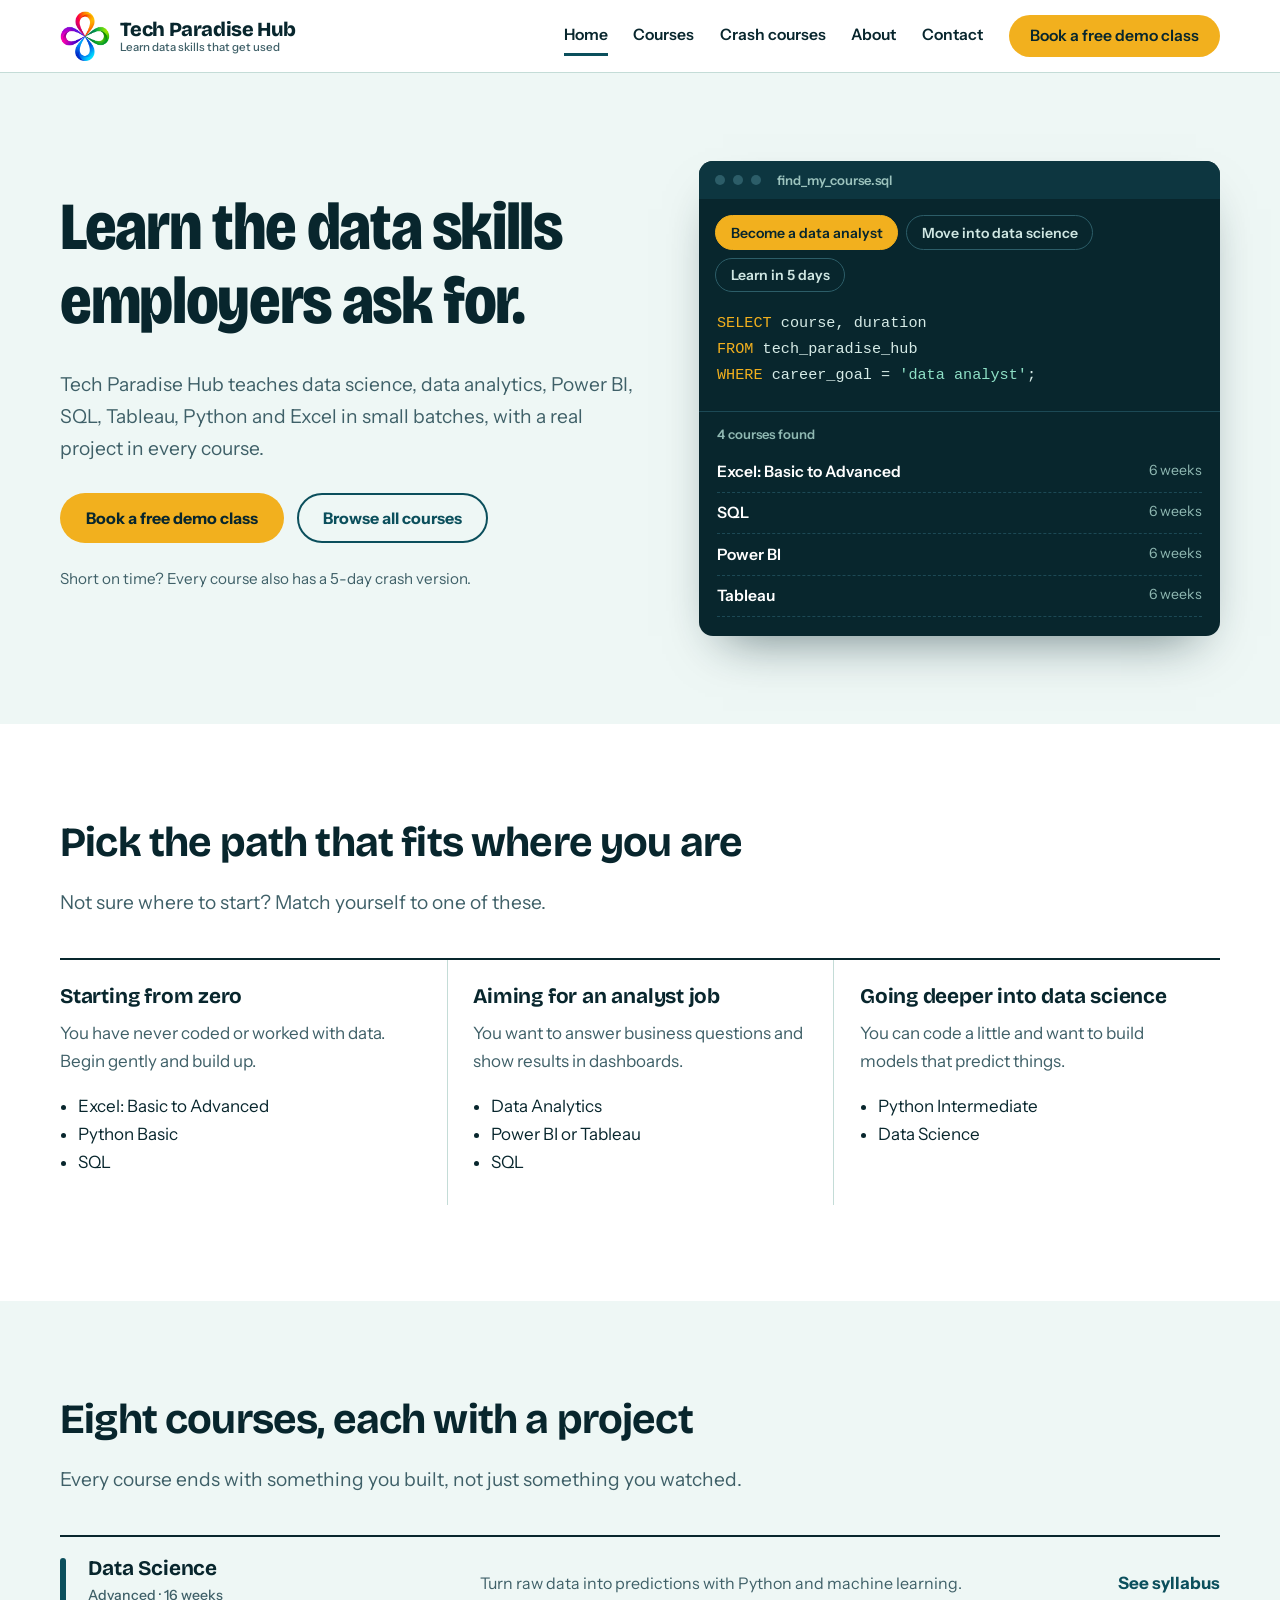
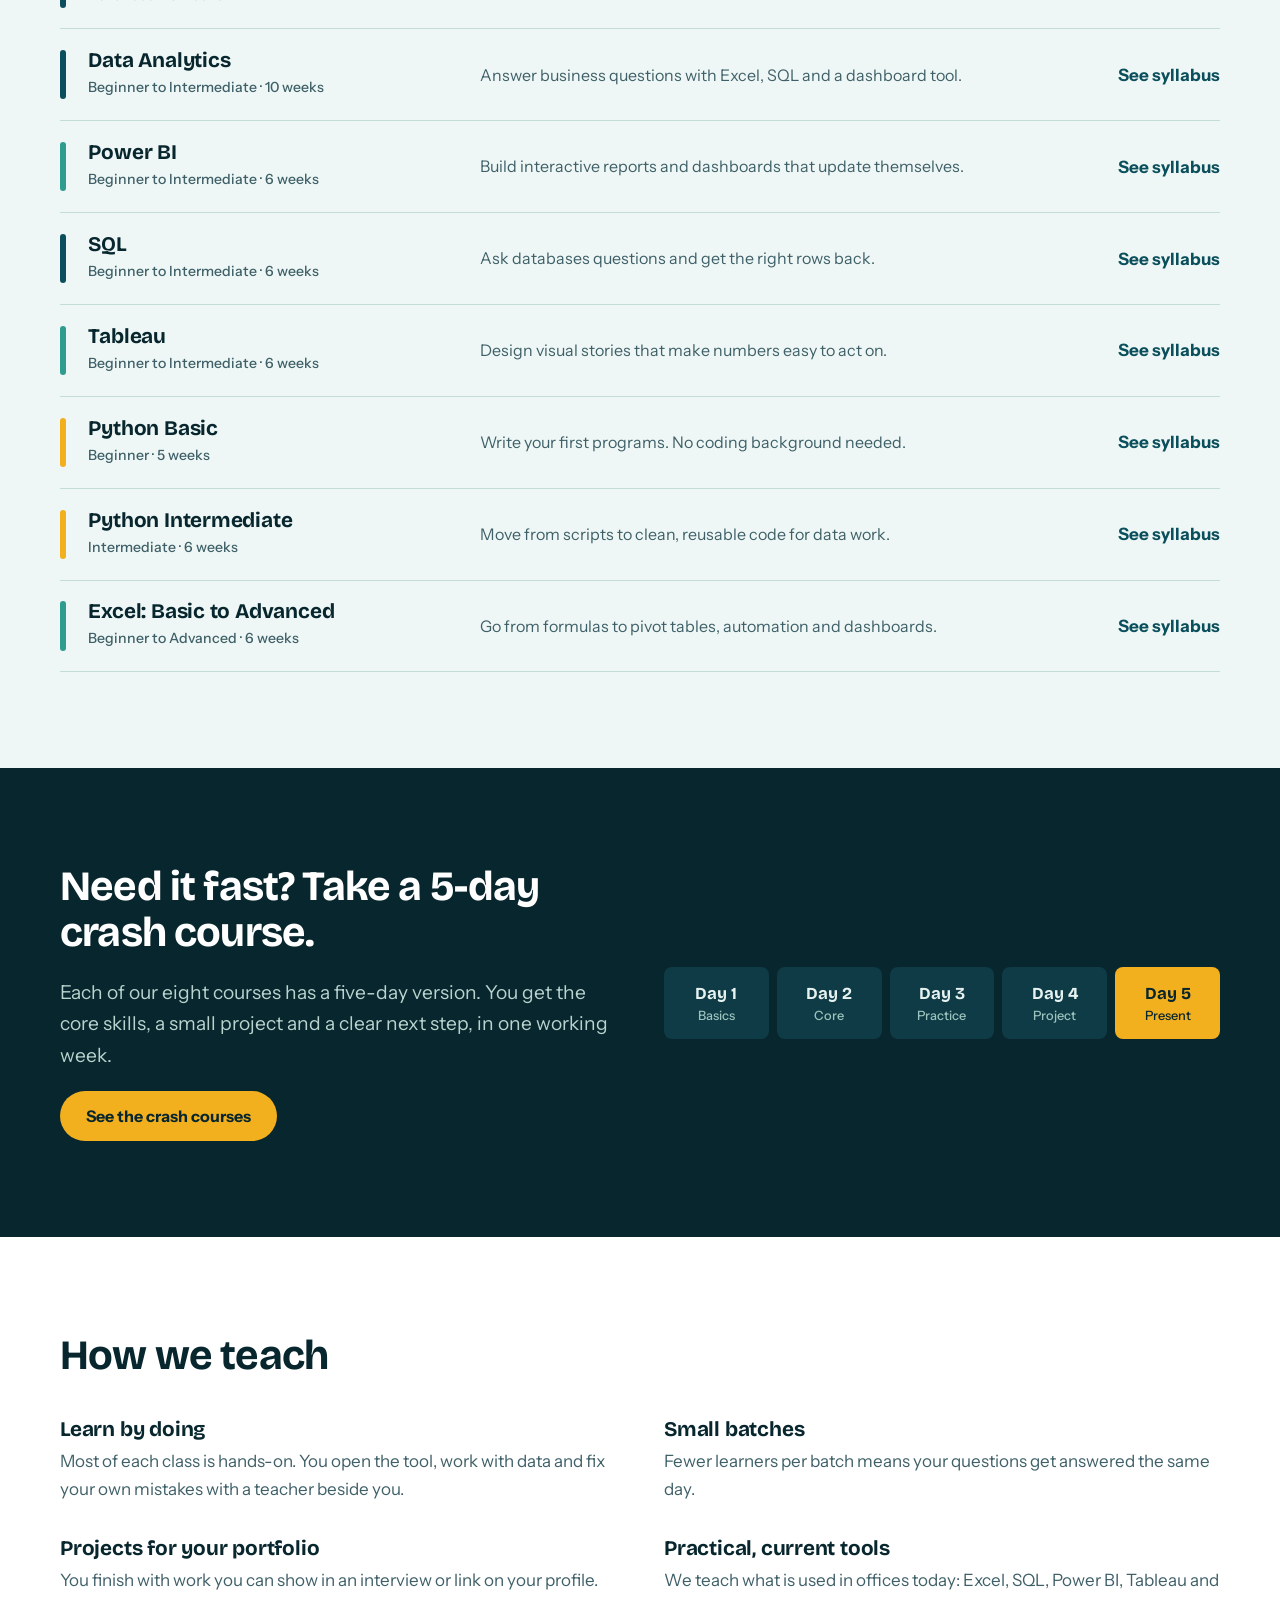
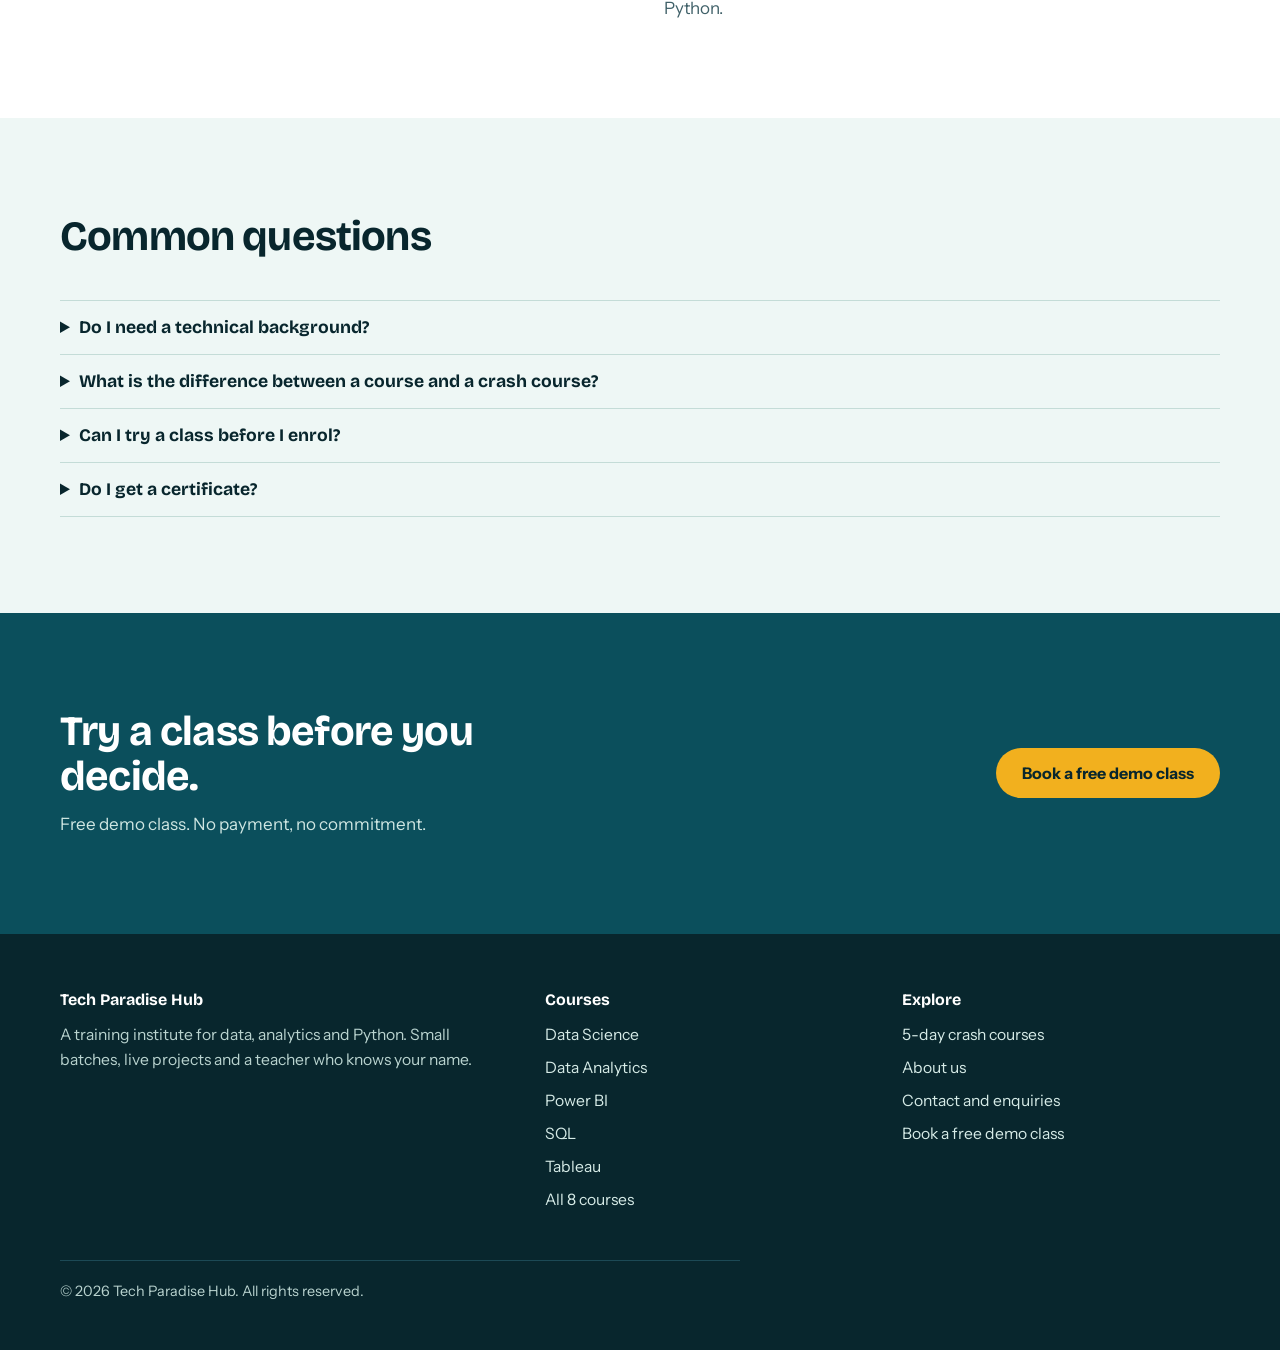
<file: index.html>
<!DOCTYPE html>
<html lang="en">
<head>
<meta charset="utf-8">
<meta name="viewport" content="width=device-width, initial-scale=1">
<title>Tech Paradise Hub | Data Science, Analytics, Power BI, SQL, Python Training</title>
<meta name="description" content="Learn data science, data analytics, Power BI, SQL, Tableau, Python and Excel with hands-on classes, real projects and 5-day crash courses.">
<meta name="theme-color" content="#0B4F5C">
<meta property="og:title" content="Tech Paradise Hub | Data Science, Analytics, Power BI, SQL, Python Training">
<meta property="og:description" content="Learn data science, data analytics, Power BI, SQL, Tableau, Python and Excel with hands-on classes, real projects and 5-day crash courses.">
<meta property="og:type" content="website">
<link rel="icon" type="image/png" href="images/favicon.png">
<link rel="apple-touch-icon" href="images/favicon.png">
<link rel="preconnect" href="https://fonts.googleapis.com">
<link rel="preconnect" href="https://fonts.gstatic.com" crossorigin>
<link href="https://fonts.googleapis.com/css2?family=Bricolage+Grotesque:opsz,wght,wdth@12..96,500..800,75..100&family=Instrument+Sans:wght@400;500;600;700&display=swap" rel="stylesheet">
<link rel="stylesheet" href="css/style.css">
<script type="application/ld+json">{"@context":"https://schema.org","@type":"EducationalOrganization","name":"Tech Paradise Hub","description":"Training institute for data science, data analytics, Power BI, SQL, Tableau, Python and Excel.","url":"https://www.YOUR-DOMAIN.com"}</script>

</head>
<body>
<a class="skip-link" href="#main">Skip to content</a>
<header class="site-header">
<div class="wrap header-row">
<a class="brand" href="index.html"><img src="images/logo-mark.webp" width="50" height="50" alt=""><span>Tech Paradise Hub<small>Learn data skills that get used</small></span></a>
<button class="nav-toggle" aria-expanded="false" aria-controls="site-nav">Menu</button>
<nav class="nav" id="site-nav" aria-label="Main">
<a href="index.html" aria-current="page">Home</a>
<a href="courses.html">Courses</a>
<a href="crash-courses.html">Crash courses</a>
<a href="about.html">About</a>
<a href="contact.html">Contact</a>
<a class="btn btn--primary" href="contact.html">Book a free demo class</a>
</nav>
</div>
</header>
<main id="main">

<section class="hero">
<div class="wrap hero-grid">
<div>
<h1>Learn the data skills employers ask for.</h1>
<p class="lead">Tech Paradise Hub teaches data science, data analytics, Power BI, SQL, Tableau, Python and Excel in small batches, with a real project in every course.</p>
<div class="hero-cta">
<a class="btn btn--primary" href="contact.html">Book a free demo class</a>
<a class="btn btn--ghost" href="courses.html">Browse all courses</a>
</div>
<p class="hero-note">Short on time? Every course also has a 5-day crash version.</p>
</div>
<div class="query" role="group" aria-label="Find a course for your goal">
<div class="query-bar" aria-hidden="true"><i></i><i></i><i></i><span>find_my_course.sql</span></div>
<div class="query-goals">
<button class="goal" data-goal="analyst" aria-pressed="true">Become a data analyst</button>
<button class="goal" data-goal="scientist" aria-pressed="false">Move into data science</button>
<button class="goal" data-goal="fast" aria-pressed="false">Learn in 5 days</button>
</div>
<pre class="query-code" id="query-code" aria-live="polite"></pre>
<div class="query-result" id="query-results" aria-live="polite"></div>
</div>
</div>
</section>

<section class="section">
<div class="wrap">
<div class="section-head">
<h2>Pick the path that fits where you are</h2>
<p class="lead">Not sure where to start? Match yourself to one of these.</p>
</div>
<div class="paths">
<div class="path"><h3>Starting from zero</h3><p>You have never coded or worked with data. Begin gently and build up.</p><ul><li>Excel: Basic to Advanced</li><li>Python Basic</li><li>SQL</li></ul></div>
<div class="path"><h3>Aiming for an analyst job</h3><p>You want to answer business questions and show results in dashboards.</p><ul><li>Data Analytics</li><li>Power BI or Tableau</li><li>SQL</li></ul></div>
<div class="path"><h3>Going deeper into data science</h3><p>You can code a little and want to build models that predict things.</p><ul><li>Python Intermediate</li><li>Data Science</li></ul></div>
</div>
</div>
</section>

<section class="section section--mist" id="courses">
<div class="wrap">
<div class="section-head">
<h2>Eight courses, each with a project</h2>
<p class="lead">Every course ends with something you built, not just something you watched.</p>
</div>
<div class="course-list">
<a class="course-row" href="courses.html#data-science" data-track="data">
<span class="bar" aria-hidden="true"></span>
<div><h3>Data Science</h3><span class="level">Advanced &middot; 16 weeks</span></div>
<p>Turn raw data into predictions with Python and machine learning.</p>
<span class="go">See syllabus</span>
</a>
<a class="course-row" href="courses.html#data-analytics" data-track="data">
<span class="bar" aria-hidden="true"></span>
<div><h3>Data Analytics</h3><span class="level">Beginner to Intermediate &middot; 10 weeks</span></div>
<p>Answer business questions with Excel, SQL and a dashboard tool.</p>
<span class="go">See syllabus</span>
</a>
<a class="course-row" href="courses.html#power-bi" data-track="bi">
<span class="bar" aria-hidden="true"></span>
<div><h3>Power BI</h3><span class="level">Beginner to Intermediate &middot; 6 weeks</span></div>
<p>Build interactive reports and dashboards that update themselves.</p>
<span class="go">See syllabus</span>
</a>
<a class="course-row" href="courses.html#sql" data-track="data">
<span class="bar" aria-hidden="true"></span>
<div><h3>SQL</h3><span class="level">Beginner to Intermediate &middot; 6 weeks</span></div>
<p>Ask databases questions and get the right rows back.</p>
<span class="go">See syllabus</span>
</a>
<a class="course-row" href="courses.html#tableau" data-track="bi">
<span class="bar" aria-hidden="true"></span>
<div><h3>Tableau</h3><span class="level">Beginner to Intermediate &middot; 6 weeks</span></div>
<p>Design visual stories that make numbers easy to act on.</p>
<span class="go">See syllabus</span>
</a>
<a class="course-row" href="courses.html#python-basic" data-track="programming">
<span class="bar" aria-hidden="true"></span>
<div><h3>Python Basic</h3><span class="level">Beginner &middot; 5 weeks</span></div>
<p>Write your first programs. No coding background needed.</p>
<span class="go">See syllabus</span>
</a>
<a class="course-row" href="courses.html#python-intermediate" data-track="programming">
<span class="bar" aria-hidden="true"></span>
<div><h3>Python Intermediate</h3><span class="level">Intermediate &middot; 6 weeks</span></div>
<p>Move from scripts to clean, reusable code for data work.</p>
<span class="go">See syllabus</span>
</a>
<a class="course-row" href="courses.html#excel" data-track="bi">
<span class="bar" aria-hidden="true"></span>
<div><h3>Excel: Basic to Advanced</h3><span class="level">Beginner to Advanced &middot; 6 weeks</span></div>
<p>Go from formulas to pivot tables, automation and dashboards.</p>
<span class="go">See syllabus</span>
</a>
</div>
</div>
</section>

<section class="section section--ink">
<div class="wrap crash-band">
<div>
<h2>Need it fast? Take a 5-day crash course.</h2>
<p class="lead">Each of our eight courses has a five-day version. You get the core skills, a small project and a clear next step, in one working week.</p>
<a class="btn btn--primary" href="crash-courses.html">See the crash courses</a>
</div>
<div class="days" aria-hidden="true">
<div class="day">Day 1<small>Basics</small></div>
<div class="day">Day 2<small>Core</small></div>
<div class="day">Day 3<small>Practice</small></div>
<div class="day">Day 4<small>Project</small></div>
<div class="day">Day 5<small>Present</small></div>
</div>
</div>
</section>

<section class="section">
<div class="wrap">
<div class="section-head"><h2>How we teach</h2></div>
<div class="features">
<div class="feature"><h3>Learn by doing</h3><p>Most of each class is hands-on. You open the tool, work with data and fix your own mistakes with a teacher beside you.</p></div>
<div class="feature"><h3>Small batches</h3><p>Fewer learners per batch means your questions get answered the same day.</p></div>
<div class="feature"><h3>Projects for your portfolio</h3><p>You finish with work you can show in an interview or link on your profile.</p></div>
<div class="feature"><h3>Practical, current tools</h3><p>We teach what is used in offices today: Excel, SQL, Power BI, Tableau and Python.</p></div>
</div>
</div>
</section>

<section class="section section--mist">
<div class="wrap">
<div class="section-head"><h2>Common questions</h2></div>
<div class="faq">
<details><summary>Do I need a technical background?</summary><p>No. Excel, SQL and Python Basic start from zero. Check the "Who it is for" line on each course page to see where to begin.</p></details>
<details><summary>What is the difference between a course and a crash course?</summary><p>A full course covers a subject in depth over several weeks. A crash course covers the essentials in five days and suits people with limited time or a deadline.</p></details>
<details><summary>Can I try a class before I enrol?</summary><p>Yes. Book a free demo class from the contact page and we will confirm a slot by email.</p></details>
<details><summary>Do I get a certificate?</summary><p>You receive a course completion certificate after you submit your project.</p></details>
</div>
</div>
</section>

<section class="section cta">
<div class="wrap">
<div><h2>Try a class before you decide.</h2><p>Free demo class. No payment, no commitment.</p></div>
<a class="btn btn--primary" href="contact.html">Book a free demo class</a>
</div>
</section>

</main>
<footer class="site-footer">
<div class="wrap">
<div class="footer-grid">
<div>
<h2>Tech Paradise Hub</h2>
<p>A training institute for data, analytics and Python. Small batches, live projects and a teacher who knows your name.</p>
</div>
<div>
<h2>Courses</h2>
<ul>
<li><a href="courses.html#data-science">Data Science</a></li><li><a href="courses.html#data-analytics">Data Analytics</a></li><li><a href="courses.html#power-bi">Power BI</a></li><li><a href="courses.html#sql">SQL</a></li><li><a href="courses.html#tableau">Tableau</a></li>
<li><a href="courses.html">All 8 courses</a></li>
</ul>
</div>
<div>
<h2>Explore</h2>
<ul>
<li><a href="crash-courses.html">5-day crash courses</a></li>
<li><a href="about.html">About us</a></li>
<li><a href="contact.html">Contact and enquiries</a></li>
<li><a href="contact.html">Book a free demo class</a></li>
</ul>
</div>
</div>
<p class="footer-bottom">&copy; <span id="year">2026</span> Tech Paradise Hub. All rights reserved.</p>
</div>
</footer>
<script src="js/main.js" defer></script>
</body>
</html>
</file>
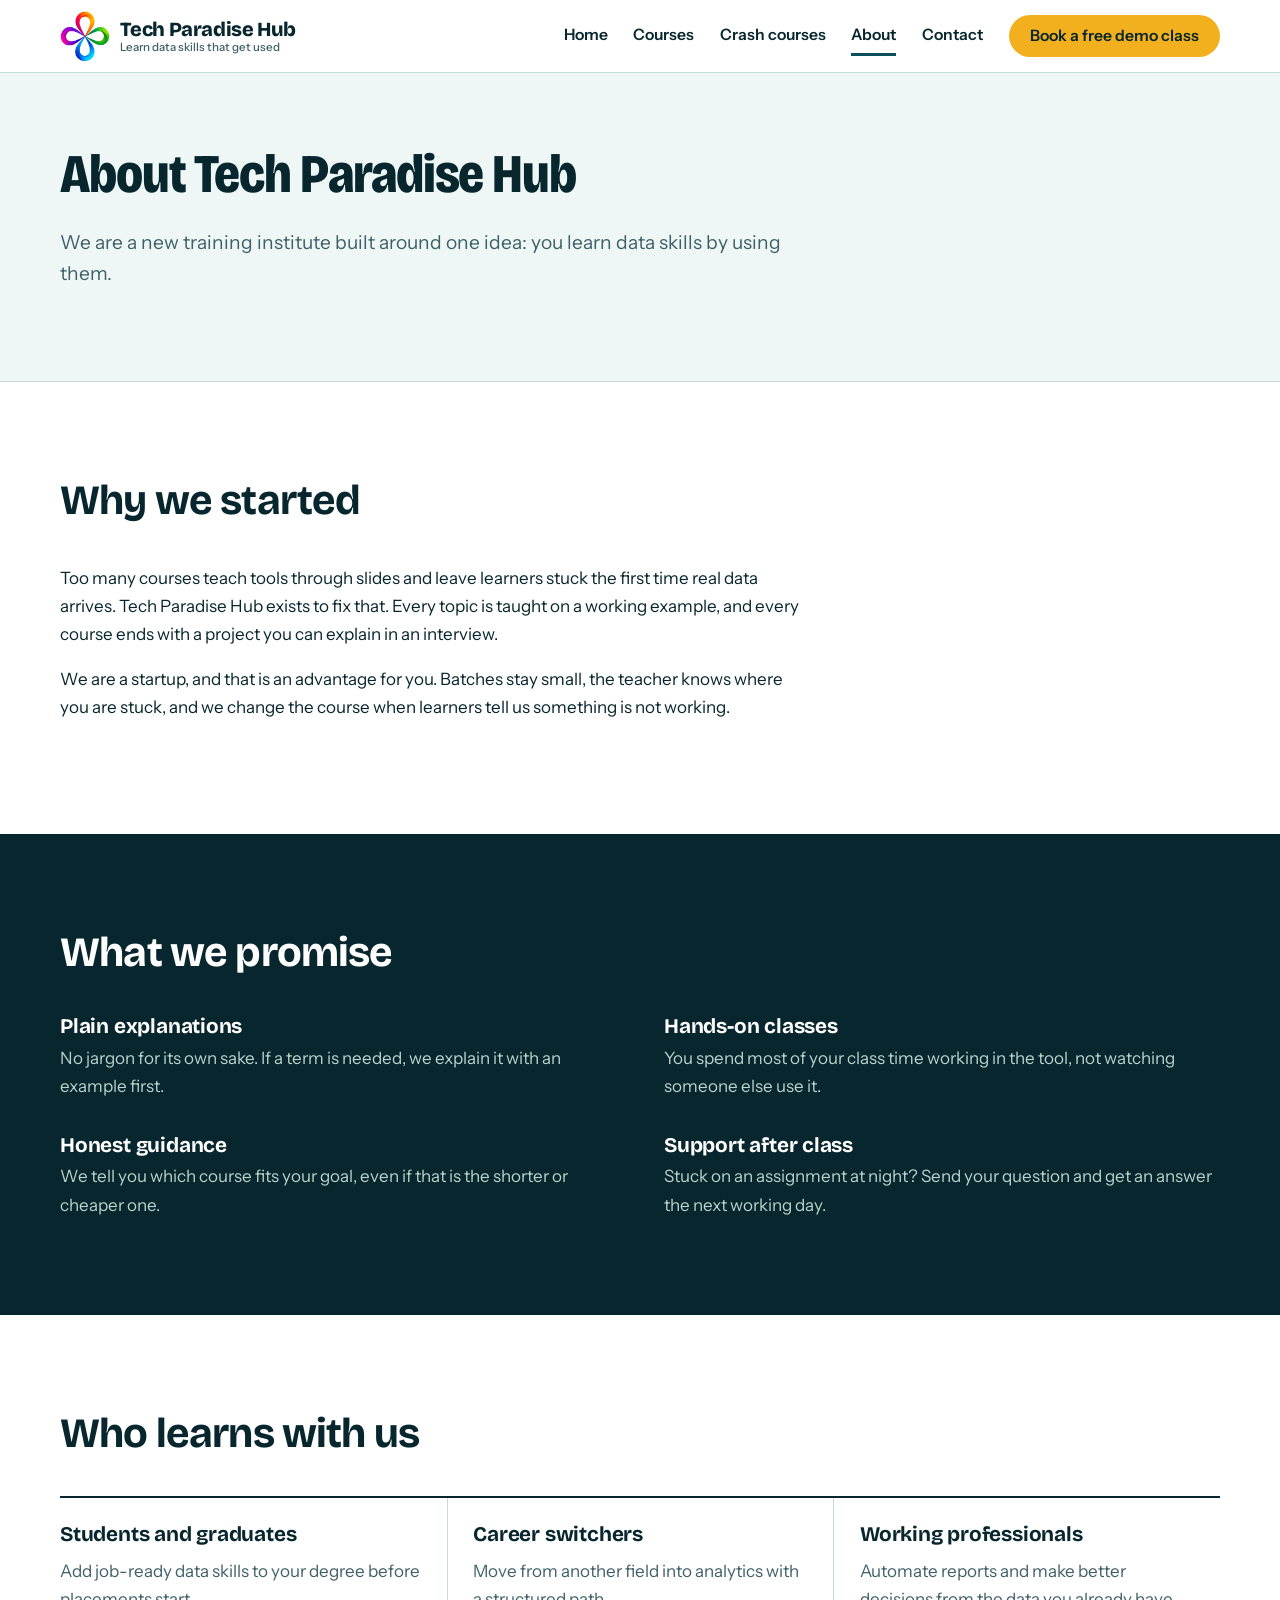
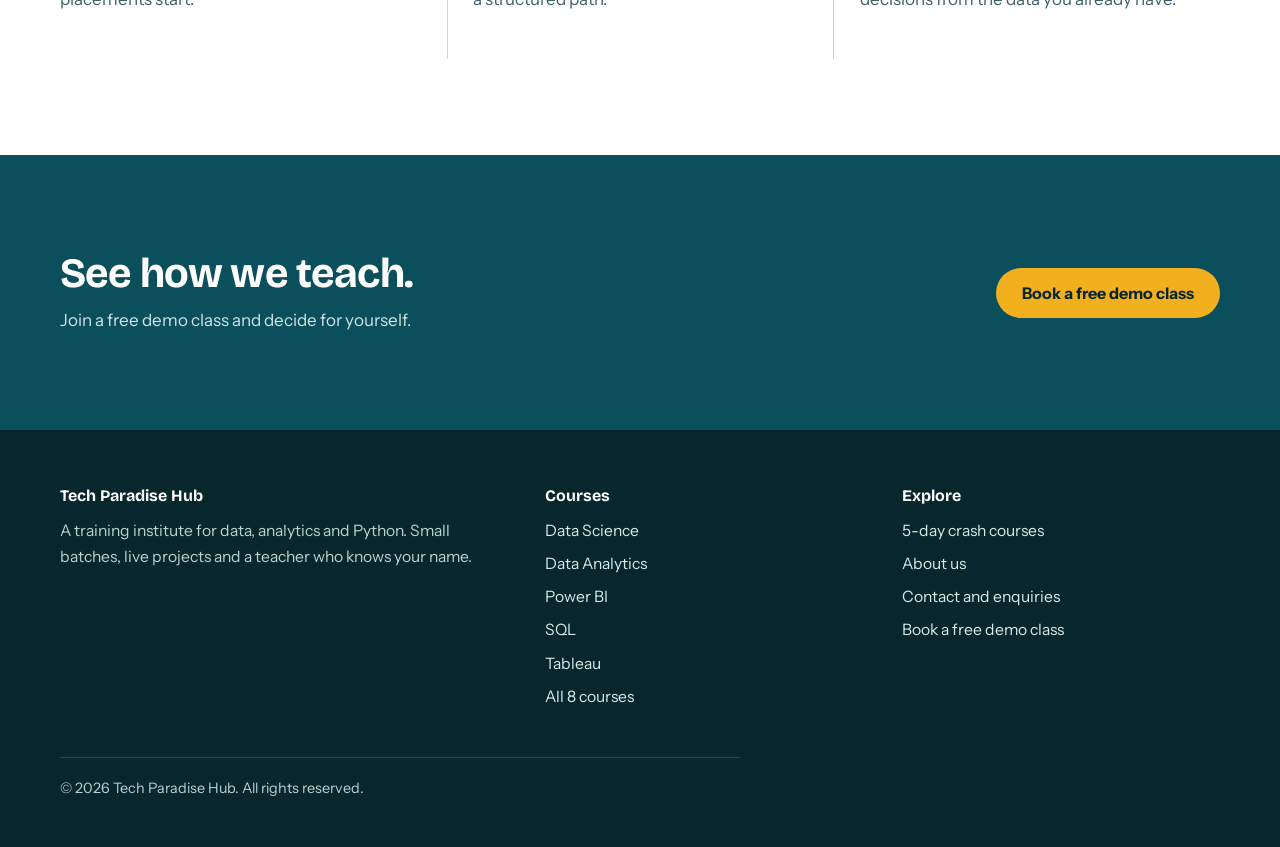
<file: about.html>
<!DOCTYPE html>
<html lang="en">
<head>
<meta charset="utf-8">
<meta name="viewport" content="width=device-width, initial-scale=1">
<title>About | Tech Paradise Hub</title>
<meta name="description" content="Tech Paradise Hub is a training institute that teaches data skills through hands-on classes and real projects.">
<meta name="theme-color" content="#0B4F5C">
<meta property="og:title" content="About | Tech Paradise Hub">
<meta property="og:description" content="Tech Paradise Hub is a training institute that teaches data skills through hands-on classes and real projects.">
<meta property="og:type" content="website">
<link rel="icon" type="image/png" href="images/favicon.png">
<link rel="apple-touch-icon" href="images/favicon.png">
<link rel="preconnect" href="https://fonts.googleapis.com">
<link rel="preconnect" href="https://fonts.gstatic.com" crossorigin>
<link href="https://fonts.googleapis.com/css2?family=Bricolage+Grotesque:opsz,wght,wdth@12..96,500..800,75..100&family=Instrument+Sans:wght@400;500;600;700&display=swap" rel="stylesheet">
<link rel="stylesheet" href="css/style.css">
<script type="application/ld+json">{"@context":"https://schema.org","@type":"EducationalOrganization","name":"Tech Paradise Hub","description":"Training institute for data science, data analytics, Power BI, SQL, Tableau, Python and Excel.","url":"https://www.YOUR-DOMAIN.com"}</script>

</head>
<body>
<a class="skip-link" href="#main">Skip to content</a>
<header class="site-header">
<div class="wrap header-row">
<a class="brand" href="index.html"><img src="images/logo-mark.webp" width="50" height="50" alt=""><span>Tech Paradise Hub<small>Learn data skills that get used</small></span></a>
<button class="nav-toggle" aria-expanded="false" aria-controls="site-nav">Menu</button>
<nav class="nav" id="site-nav" aria-label="Main">
<a href="index.html">Home</a>
<a href="courses.html">Courses</a>
<a href="crash-courses.html">Crash courses</a>
<a href="about.html" aria-current="page">About</a>
<a href="contact.html">Contact</a>
<a class="btn btn--primary" href="contact.html">Book a free demo class</a>
</nav>
</div>
</header>
<main id="main">

<section class="page-head">
<div class="wrap">
<h1>About Tech Paradise Hub</h1>
<p class="lead">We are a new training institute built around one idea: you learn data skills by using them.</p>
</div>
</section>
<section class="section">
<div class="wrap">
<div class="section-head"><h2>Why we started</h2></div>
<p>Too many courses teach tools through slides and leave learners stuck the first time real data arrives. Tech Paradise Hub exists to fix that. Every topic is taught on a working example, and every course ends with a project you can explain in an interview.</p>
<p>We are a startup, and that is an advantage for you. Batches stay small, the teacher knows where you are stuck, and we change the course when learners tell us something is not working.</p>
</div>
</section>
<section class="section section--ink">
<div class="wrap">
<div class="section-head"><h2>What we promise</h2></div>
<div class="features">
<div class="feature"><h3>Plain explanations</h3><p>No jargon for its own sake. If a term is needed, we explain it with an example first.</p></div>
<div class="feature"><h3>Hands-on classes</h3><p>You spend most of your class time working in the tool, not watching someone else use it.</p></div>
<div class="feature"><h3>Honest guidance</h3><p>We tell you which course fits your goal, even if that is the shorter or cheaper one.</p></div>
<div class="feature"><h3>Support after class</h3><p>Stuck on an assignment at night? Send your question and get an answer the next working day.</p></div>
</div>
</div>
</section>
<section class="section">
<div class="wrap">
<div class="section-head"><h2>Who learns with us</h2></div>
<div class="paths">
<div class="path"><h3>Students and graduates</h3><p>Add job-ready data skills to your degree before placements start.</p></div>
<div class="path"><h3>Career switchers</h3><p>Move from another field into analytics with a structured path.</p></div>
<div class="path"><h3>Working professionals</h3><p>Automate reports and make better decisions from the data you already have.</p></div>
</div>
</div>
</section>
<section class="section cta">
<div class="wrap">
<div><h2>See how we teach.</h2><p>Join a free demo class and decide for yourself.</p></div>
<a class="btn btn--primary" href="contact.html">Book a free demo class</a>
</div>
</section>

</main>
<footer class="site-footer">
<div class="wrap">
<div class="footer-grid">
<div>
<h2>Tech Paradise Hub</h2>
<p>A training institute for data, analytics and Python. Small batches, live projects and a teacher who knows your name.</p>
</div>
<div>
<h2>Courses</h2>
<ul>
<li><a href="courses.html#data-science">Data Science</a></li><li><a href="courses.html#data-analytics">Data Analytics</a></li><li><a href="courses.html#power-bi">Power BI</a></li><li><a href="courses.html#sql">SQL</a></li><li><a href="courses.html#tableau">Tableau</a></li>
<li><a href="courses.html">All 8 courses</a></li>
</ul>
</div>
<div>
<h2>Explore</h2>
<ul>
<li><a href="crash-courses.html">5-day crash courses</a></li>
<li><a href="about.html">About us</a></li>
<li><a href="contact.html">Contact and enquiries</a></li>
<li><a href="contact.html">Book a free demo class</a></li>
</ul>
</div>
</div>
<p class="footer-bottom">&copy; <span id="year">2026</span> Tech Paradise Hub. All rights reserved.</p>
</div>
</footer>
<script src="js/main.js" defer></script>
</body>
</html>
</file>
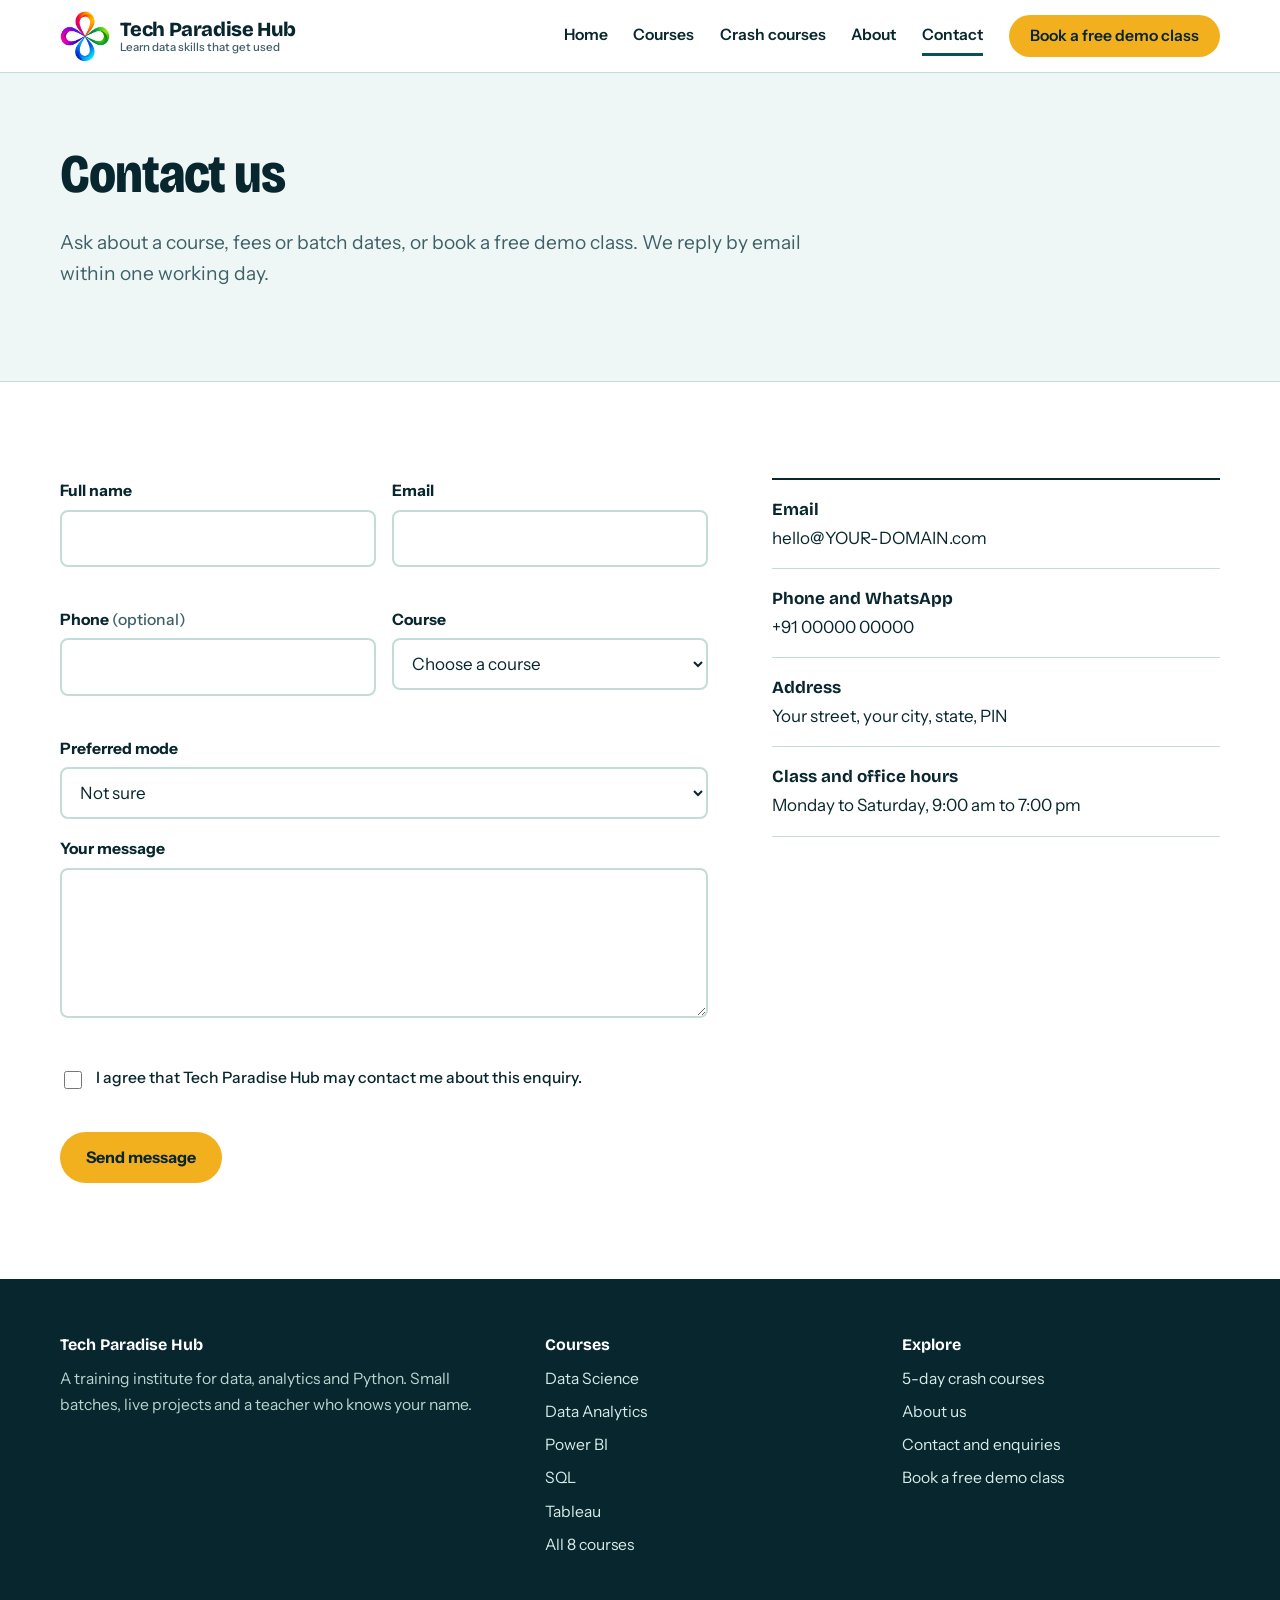
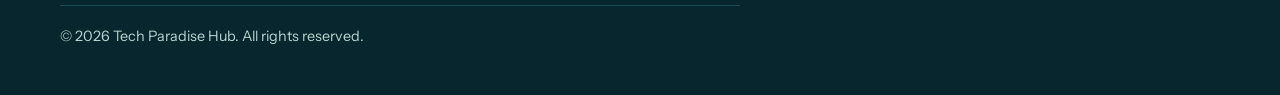
<file: contact.html>
<!DOCTYPE html>
<html lang="en">
<head>
<meta charset="utf-8">
<meta name="viewport" content="width=device-width, initial-scale=1">
<title>Contact | Tech Paradise Hub</title>
<meta name="description" content="Send an enquiry or book a free demo class at Tech Paradise Hub.">
<meta name="theme-color" content="#0B4F5C">
<meta property="og:title" content="Contact | Tech Paradise Hub">
<meta property="og:description" content="Send an enquiry or book a free demo class at Tech Paradise Hub.">
<meta property="og:type" content="website">
<link rel="icon" type="image/png" href="images/favicon.png">
<link rel="apple-touch-icon" href="images/favicon.png">
<link rel="preconnect" href="https://fonts.googleapis.com">
<link rel="preconnect" href="https://fonts.gstatic.com" crossorigin>
<link href="https://fonts.googleapis.com/css2?family=Bricolage+Grotesque:opsz,wght,wdth@12..96,500..800,75..100&family=Instrument+Sans:wght@400;500;600;700&display=swap" rel="stylesheet">
<link rel="stylesheet" href="css/style.css">
<script type="application/ld+json">{"@context":"https://schema.org","@type":"EducationalOrganization","name":"Tech Paradise Hub","description":"Training institute for data science, data analytics, Power BI, SQL, Tableau, Python and Excel.","url":"https://www.YOUR-DOMAIN.com"}</script>

</head>
<body>
<a class="skip-link" href="#main">Skip to content</a>
<header class="site-header">
<div class="wrap header-row">
<a class="brand" href="index.html"><img src="images/logo-mark.webp" width="50" height="50" alt=""><span>Tech Paradise Hub<small>Learn data skills that get used</small></span></a>
<button class="nav-toggle" aria-expanded="false" aria-controls="site-nav">Menu</button>
<nav class="nav" id="site-nav" aria-label="Main">
<a href="index.html">Home</a>
<a href="courses.html">Courses</a>
<a href="crash-courses.html">Crash courses</a>
<a href="about.html">About</a>
<a href="contact.html" aria-current="page">Contact</a>
<a class="btn btn--primary" href="contact.html">Book a free demo class</a>
</nav>
</div>
</header>
<main id="main">

<section class="page-head">
<div class="wrap">
<h1>Contact us</h1>
<p class="lead">Ask about a course, fees or batch dates, or book a free demo class. We reply by email within one working day.</p>
</div>
</section>
<section class="section">
<div class="wrap contact-grid">
<div>
<!-- TODO: replace YOUR_WEB3FORMS_ACCESS_KEY with the key from web3forms.com (free; it emails submissions to the address you register) -->
<form id="contact-form" action="https://api.web3forms.com/submit" method="POST" novalidate>
<input type="hidden" name="access_key" value="YOUR_WEB3FORMS_ACCESS_KEY">
<input type="hidden" name="subject" value="New enquiry from Tech Paradise Hub website">
<input type="hidden" name="from_name" value="Tech Paradise Hub website">
<div class="hp"><label><input type="checkbox" name="botcheck" tabindex="-1" autocomplete="off"> Leave this empty</label></div>
<div class="form-row">
<div class="field"><label for="name">Full name</label><input type="text" id="name" name="name" autocomplete="name" required><div class="error-msg" role="alert"></div></div>
<div class="field"><label for="email">Email</label><input type="email" id="email" name="email" autocomplete="email" required><div class="error-msg" role="alert"></div></div>
</div>
<div class="form-row">
<div class="field"><label for="phone">Phone <span class="opt">(optional)</span></label><input type="tel" id="phone" name="phone" autocomplete="tel"><div class="error-msg" role="alert"></div></div>
<div class="field"><label for="course">Course</label><select id="course" name="course" required><option value="">Choose a course</option><optgroup label="Full courses"><option value="data-science">Data Science</option><option value="data-analytics">Data Analytics</option><option value="power-bi">Power BI</option><option value="sql">SQL</option><option value="tableau">Tableau</option><option value="python-basic">Python Basic</option><option value="python-intermediate">Python Intermediate</option><option value="excel">Excel: Basic to Advanced</option></optgroup><optgroup label="5-day crash courses"><option value="crash-data-science">Data Science (5 days)</option><option value="crash-data-analytics">Data Analytics (5 days)</option><option value="crash-power-bi">Power BI (5 days)</option><option value="crash-sql">SQL (5 days)</option><option value="crash-tableau">Tableau (5 days)</option><option value="crash-python-basic">Python Basic (5 days)</option><option value="crash-python-intermediate">Python Intermediate (5 days)</option><option value="crash-excel">Excel: Basic to Advanced (5 days)</option></optgroup><option value="not-sure">Not sure yet</option></select><div class="error-msg" role="alert"></div></div>
</div>
<div class="field"><label for="mode">Preferred mode</label><select id="mode" name="mode"><option>Not sure</option><option>Online</option><option>Classroom</option></select></div>
<div class="field"><label for="message">Your message</label><textarea id="message" name="message" required></textarea><div class="error-msg" role="alert"></div></div>
<div class="field"><label class="check"><input type="checkbox" name="consent" value="yes"> <span>I agree that Tech Paradise Hub may contact me about this enquiry.</span></label><div class="error-msg" role="alert"></div></div>
<button class="btn btn--primary" type="submit">Send message</button>
<div id="form-status" class="form-status" role="status" aria-live="polite"></div>
</form>
</div>
<aside>
<!-- TODO: replace the placeholder details below -->
<ul class="info-list">
<li><b>Email</b>hello@YOUR-DOMAIN.com</li>
<li><b>Phone and WhatsApp</b>+91 00000 00000</li>
<li><b>Address</b>Your street, your city, state, PIN</li>
<li><b>Class and office hours</b>Monday to Saturday, 9:00 am to 7:00 pm</li>
</ul>
</aside>
</div>
</section>

</main>
<footer class="site-footer">
<div class="wrap">
<div class="footer-grid">
<div>
<h2>Tech Paradise Hub</h2>
<p>A training institute for data, analytics and Python. Small batches, live projects and a teacher who knows your name.</p>
</div>
<div>
<h2>Courses</h2>
<ul>
<li><a href="courses.html#data-science">Data Science</a></li><li><a href="courses.html#data-analytics">Data Analytics</a></li><li><a href="courses.html#power-bi">Power BI</a></li><li><a href="courses.html#sql">SQL</a></li><li><a href="courses.html#tableau">Tableau</a></li>
<li><a href="courses.html">All 8 courses</a></li>
</ul>
</div>
<div>
<h2>Explore</h2>
<ul>
<li><a href="crash-courses.html">5-day crash courses</a></li>
<li><a href="about.html">About us</a></li>
<li><a href="contact.html">Contact and enquiries</a></li>
<li><a href="contact.html">Book a free demo class</a></li>
</ul>
</div>
</div>
<p class="footer-bottom">&copy; <span id="year">2026</span> Tech Paradise Hub. All rights reserved.</p>
</div>
</footer>
<script src="js/main.js" defer></script>
</body>
</html>
</file>
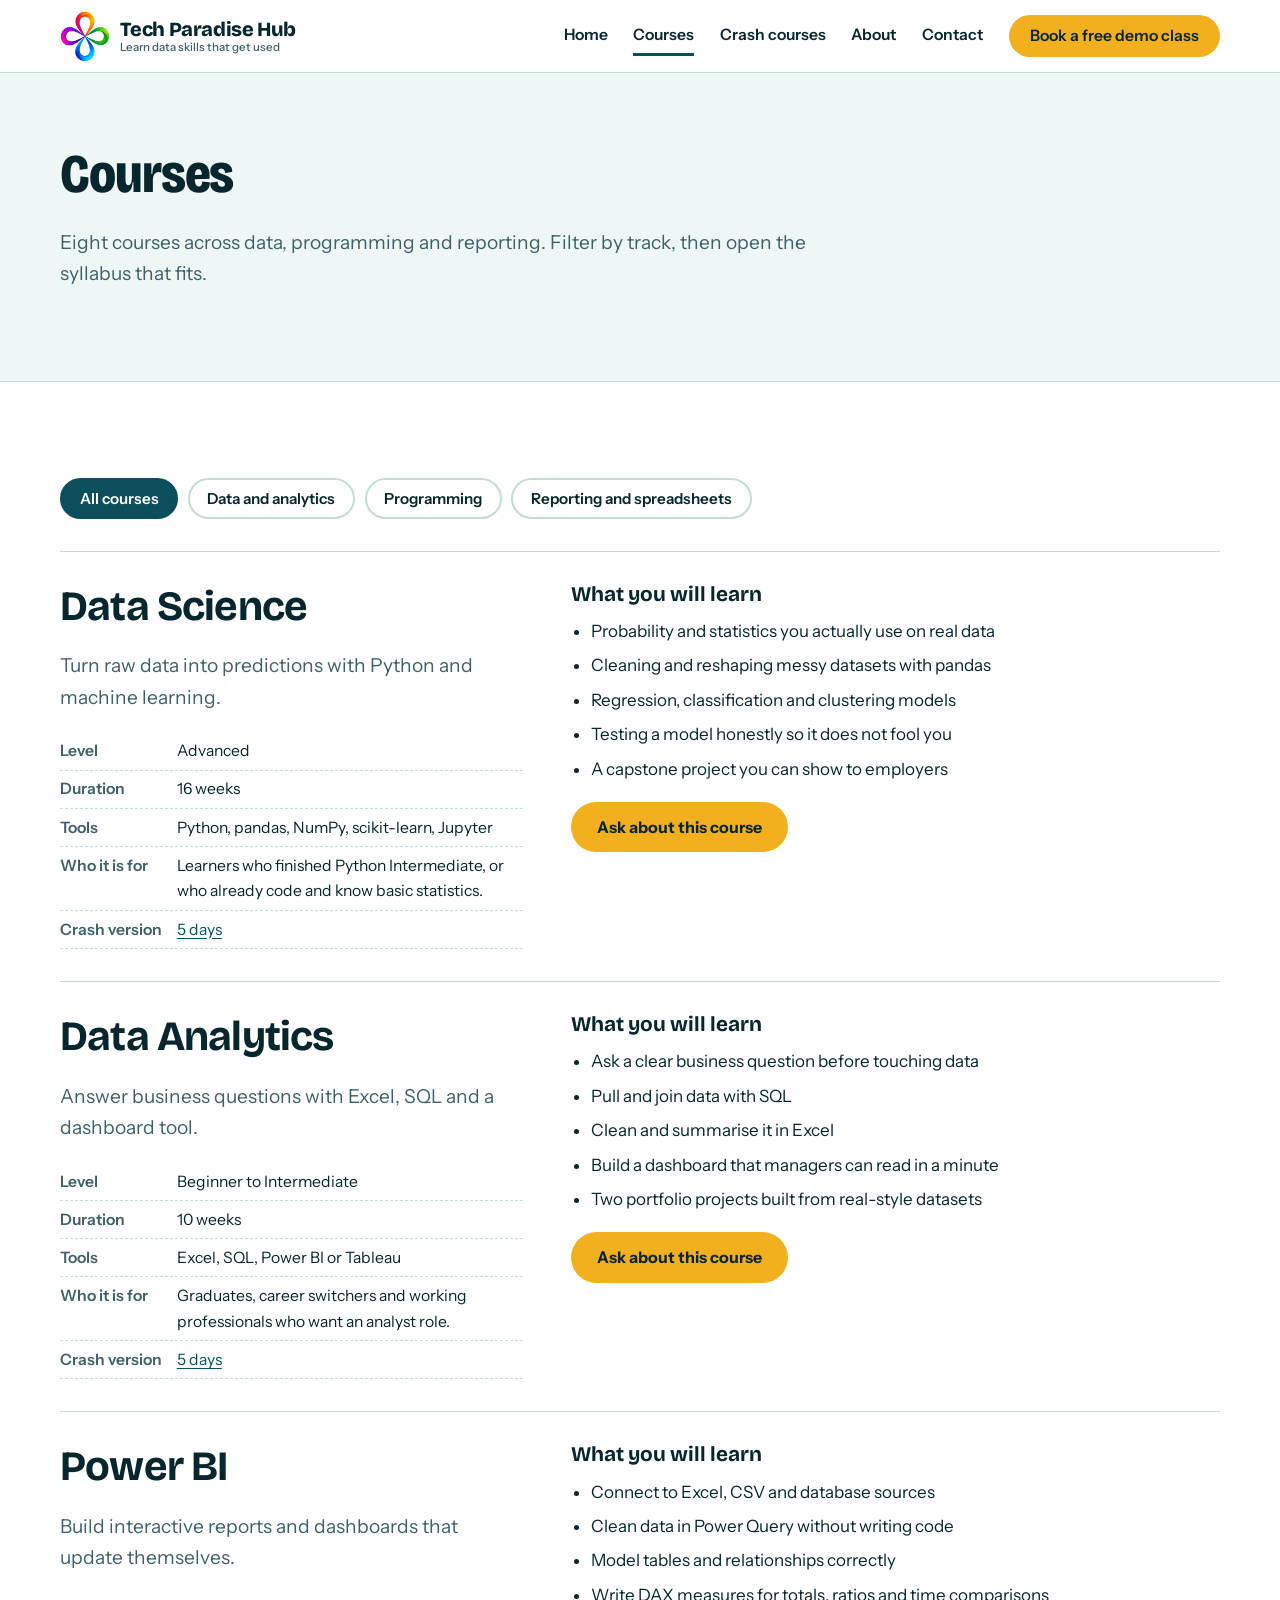
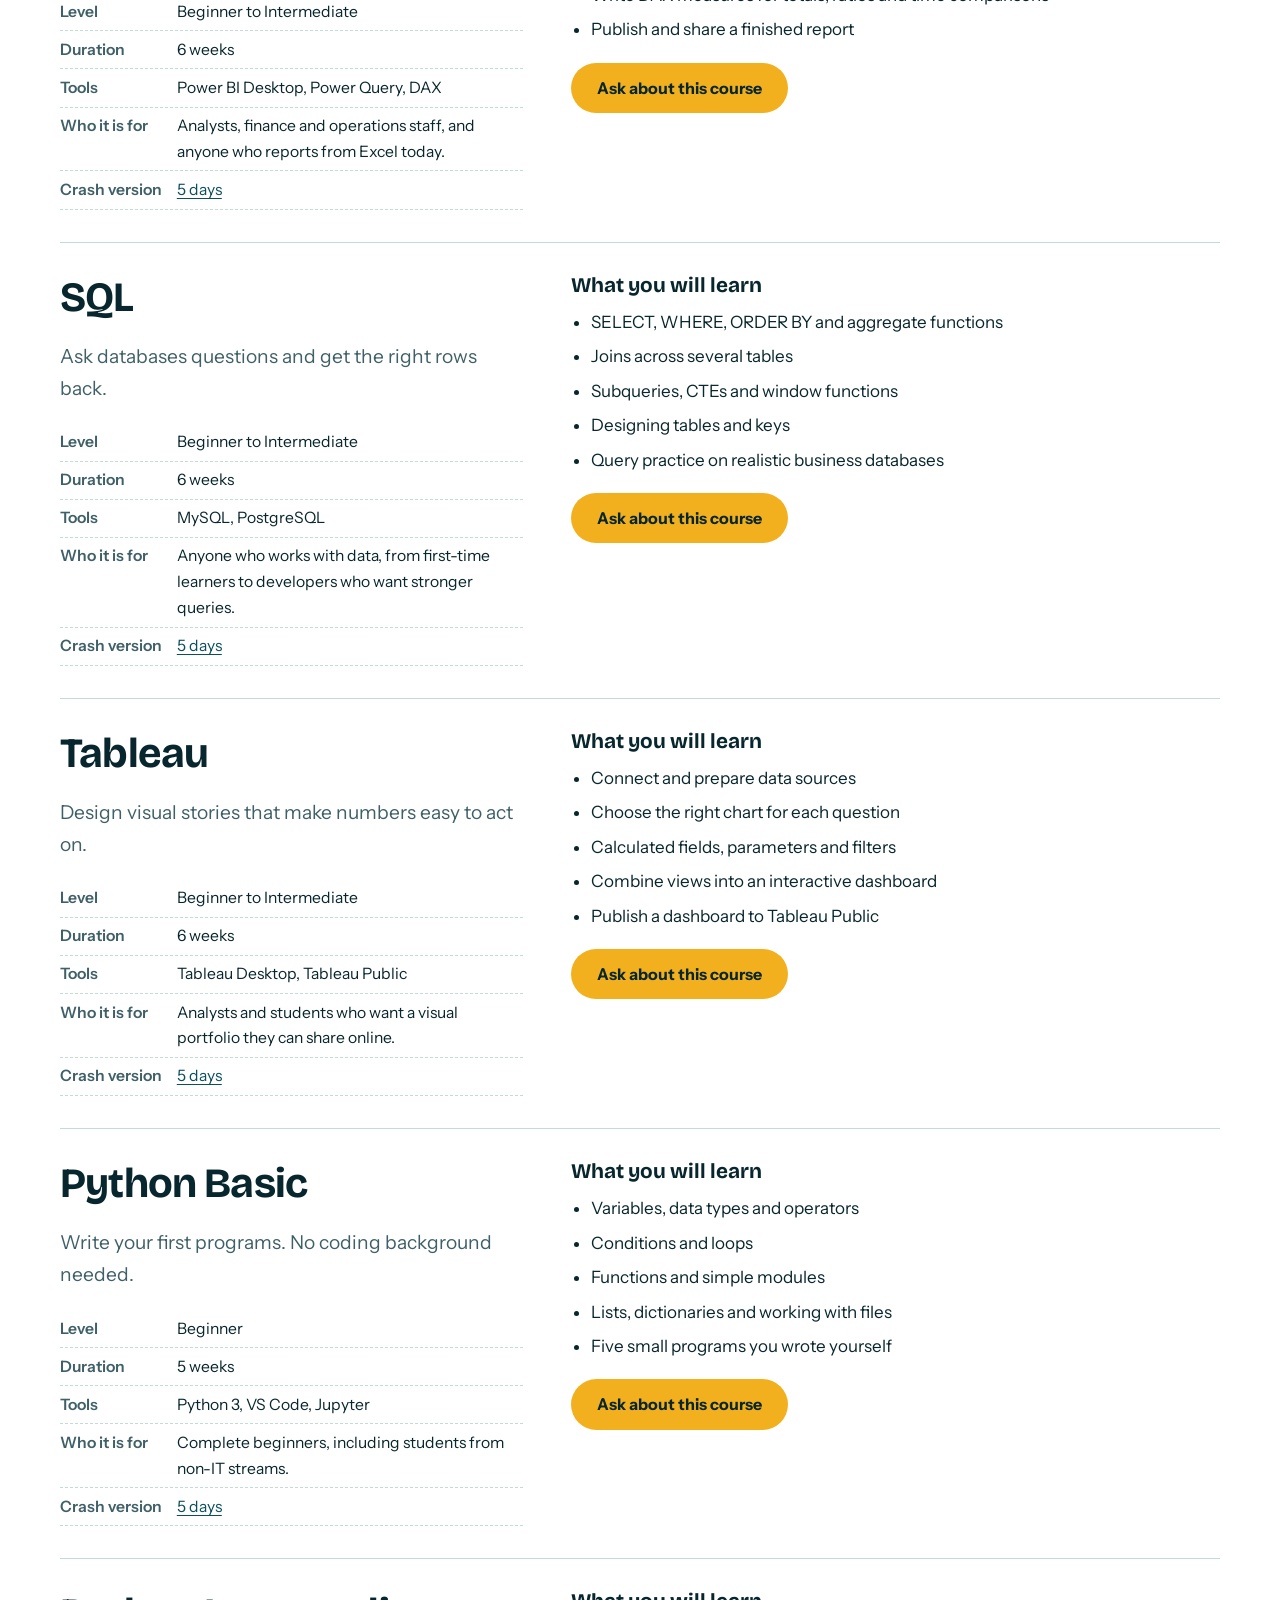
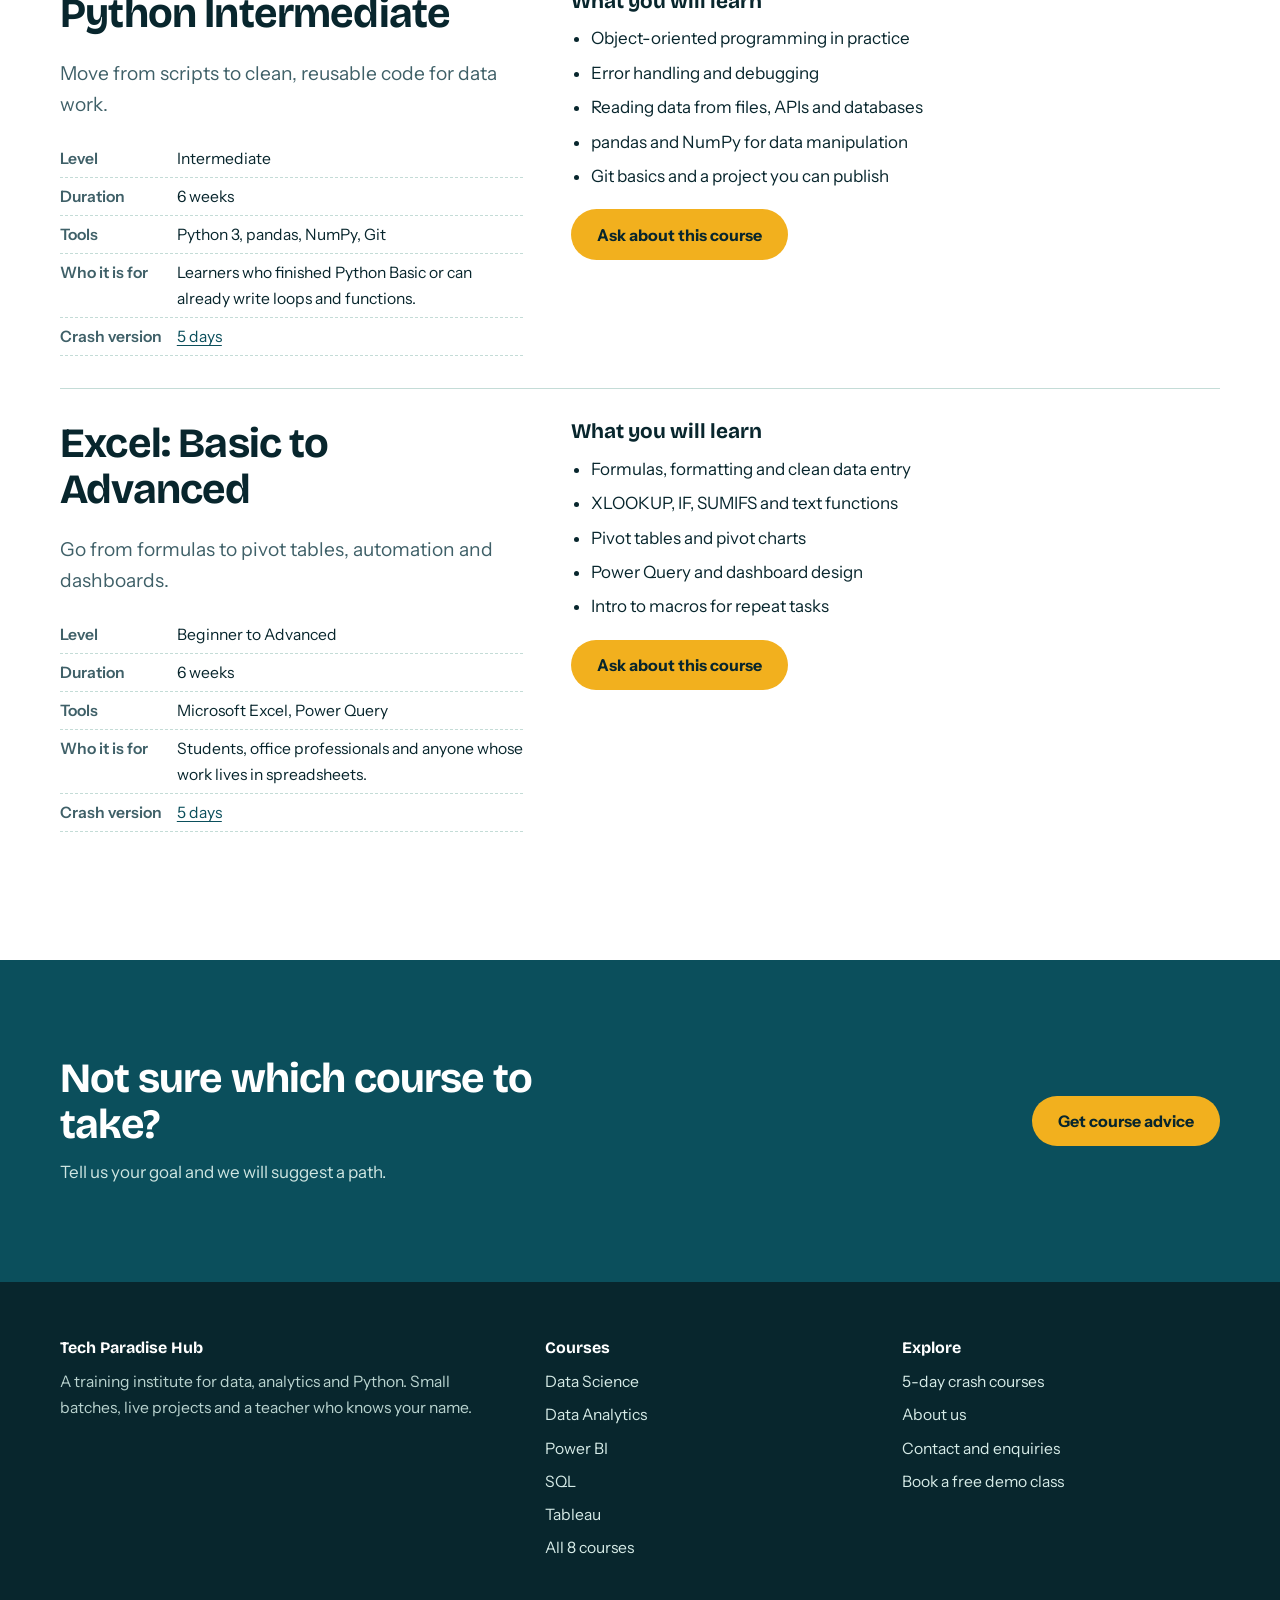
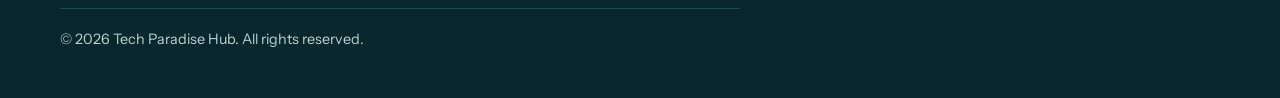
<file: courses.html>
<!DOCTYPE html>
<html lang="en">
<head>
<meta charset="utf-8">
<meta name="viewport" content="width=device-width, initial-scale=1">
<title>Courses | Tech Paradise Hub</title>
<meta name="description" content="Eight courses: Data Science, Data Analytics, Power BI, SQL, Tableau, Python Basic, Python Intermediate and Excel Basic to Advanced.">
<meta name="theme-color" content="#0B4F5C">
<meta property="og:title" content="Courses | Tech Paradise Hub">
<meta property="og:description" content="Eight courses: Data Science, Data Analytics, Power BI, SQL, Tableau, Python Basic, Python Intermediate and Excel Basic to Advanced.">
<meta property="og:type" content="website">
<link rel="icon" type="image/png" href="images/favicon.png">
<link rel="apple-touch-icon" href="images/favicon.png">
<link rel="preconnect" href="https://fonts.googleapis.com">
<link rel="preconnect" href="https://fonts.gstatic.com" crossorigin>
<link href="https://fonts.googleapis.com/css2?family=Bricolage+Grotesque:opsz,wght,wdth@12..96,500..800,75..100&family=Instrument+Sans:wght@400;500;600;700&display=swap" rel="stylesheet">
<link rel="stylesheet" href="css/style.css">
<script type="application/ld+json">{"@context":"https://schema.org","@type":"EducationalOrganization","name":"Tech Paradise Hub","description":"Training institute for data science, data analytics, Power BI, SQL, Tableau, Python and Excel.","url":"https://www.YOUR-DOMAIN.com"}</script>

</head>
<body>
<a class="skip-link" href="#main">Skip to content</a>
<header class="site-header">
<div class="wrap header-row">
<a class="brand" href="index.html"><img src="images/logo-mark.webp" width="50" height="50" alt=""><span>Tech Paradise Hub<small>Learn data skills that get used</small></span></a>
<button class="nav-toggle" aria-expanded="false" aria-controls="site-nav">Menu</button>
<nav class="nav" id="site-nav" aria-label="Main">
<a href="index.html">Home</a>
<a href="courses.html" aria-current="page">Courses</a>
<a href="crash-courses.html">Crash courses</a>
<a href="about.html">About</a>
<a href="contact.html">Contact</a>
<a class="btn btn--primary" href="contact.html">Book a free demo class</a>
</nav>
</div>
</header>
<main id="main">

<section class="page-head">
<div class="wrap">
<h1>Courses</h1>
<p class="lead">Eight courses across data, programming and reporting. Filter by track, then open the syllabus that fits.</p>
</div>
</section>
<section class="section">
<div class="wrap">
<div class="filters" role="group" aria-label="Filter courses by track">
<button class="chip" data-filter="all" aria-pressed="true">All courses</button>
<button class="chip" data-filter="data" aria-pressed="false">Data and analytics</button>
<button class="chip" data-filter="programming" aria-pressed="false">Programming</button>
<button class="chip" data-filter="bi" aria-pressed="false">Reporting and spreadsheets</button>
</div>
<article class="course-detail" id="data-science" data-track="data">
<div>
<h2>Data Science</h2>
<p class="lead">Turn raw data into predictions with Python and machine learning.</p>
<ul class="meta">
<li><b>Level</b><span>Advanced</span></li>
<li><b>Duration</b><span>16 weeks</span></li>
<li><b>Tools</b><span>Python, pandas, NumPy, scikit-learn, Jupyter</span></li>
<li><b>Who it is for</b><span>Learners who finished Python Intermediate, or who already code and know basic statistics.</span></li>
<li><b>Crash version</b><span><a href="crash-courses.html#crash-data-science">5 days</a></span></li>
</ul>
</div>
<div>
<h3>What you will learn</h3>
<ul class="learn"><li>Probability and statistics you actually use on real data</li><li>Cleaning and reshaping messy datasets with pandas</li><li>Regression, classification and clustering models</li><li>Testing a model honestly so it does not fool you</li><li>A capstone project you can show to employers</li></ul>
<a class="btn btn--primary" href="contact.html?course=data-science">Ask about this course</a>
</div>
</article>
<article class="course-detail" id="data-analytics" data-track="data">
<div>
<h2>Data Analytics</h2>
<p class="lead">Answer business questions with Excel, SQL and a dashboard tool.</p>
<ul class="meta">
<li><b>Level</b><span>Beginner to Intermediate</span></li>
<li><b>Duration</b><span>10 weeks</span></li>
<li><b>Tools</b><span>Excel, SQL, Power BI or Tableau</span></li>
<li><b>Who it is for</b><span>Graduates, career switchers and working professionals who want an analyst role.</span></li>
<li><b>Crash version</b><span><a href="crash-courses.html#crash-data-analytics">5 days</a></span></li>
</ul>
</div>
<div>
<h3>What you will learn</h3>
<ul class="learn"><li>Ask a clear business question before touching data</li><li>Pull and join data with SQL</li><li>Clean and summarise it in Excel</li><li>Build a dashboard that managers can read in a minute</li><li>Two portfolio projects built from real-style datasets</li></ul>
<a class="btn btn--primary" href="contact.html?course=data-analytics">Ask about this course</a>
</div>
</article>
<article class="course-detail" id="power-bi" data-track="bi">
<div>
<h2>Power BI</h2>
<p class="lead">Build interactive reports and dashboards that update themselves.</p>
<ul class="meta">
<li><b>Level</b><span>Beginner to Intermediate</span></li>
<li><b>Duration</b><span>6 weeks</span></li>
<li><b>Tools</b><span>Power BI Desktop, Power Query, DAX</span></li>
<li><b>Who it is for</b><span>Analysts, finance and operations staff, and anyone who reports from Excel today.</span></li>
<li><b>Crash version</b><span><a href="crash-courses.html#crash-power-bi">5 days</a></span></li>
</ul>
</div>
<div>
<h3>What you will learn</h3>
<ul class="learn"><li>Connect to Excel, CSV and database sources</li><li>Clean data in Power Query without writing code</li><li>Model tables and relationships correctly</li><li>Write DAX measures for totals, ratios and time comparisons</li><li>Publish and share a finished report</li></ul>
<a class="btn btn--primary" href="contact.html?course=power-bi">Ask about this course</a>
</div>
</article>
<article class="course-detail" id="sql" data-track="data">
<div>
<h2>SQL</h2>
<p class="lead">Ask databases questions and get the right rows back.</p>
<ul class="meta">
<li><b>Level</b><span>Beginner to Intermediate</span></li>
<li><b>Duration</b><span>6 weeks</span></li>
<li><b>Tools</b><span>MySQL, PostgreSQL</span></li>
<li><b>Who it is for</b><span>Anyone who works with data, from first-time learners to developers who want stronger queries.</span></li>
<li><b>Crash version</b><span><a href="crash-courses.html#crash-sql">5 days</a></span></li>
</ul>
</div>
<div>
<h3>What you will learn</h3>
<ul class="learn"><li>SELECT, WHERE, ORDER BY and aggregate functions</li><li>Joins across several tables</li><li>Subqueries, CTEs and window functions</li><li>Designing tables and keys</li><li>Query practice on realistic business databases</li></ul>
<a class="btn btn--primary" href="contact.html?course=sql">Ask about this course</a>
</div>
</article>
<article class="course-detail" id="tableau" data-track="bi">
<div>
<h2>Tableau</h2>
<p class="lead">Design visual stories that make numbers easy to act on.</p>
<ul class="meta">
<li><b>Level</b><span>Beginner to Intermediate</span></li>
<li><b>Duration</b><span>6 weeks</span></li>
<li><b>Tools</b><span>Tableau Desktop, Tableau Public</span></li>
<li><b>Who it is for</b><span>Analysts and students who want a visual portfolio they can share online.</span></li>
<li><b>Crash version</b><span><a href="crash-courses.html#crash-tableau">5 days</a></span></li>
</ul>
</div>
<div>
<h3>What you will learn</h3>
<ul class="learn"><li>Connect and prepare data sources</li><li>Choose the right chart for each question</li><li>Calculated fields, parameters and filters</li><li>Combine views into an interactive dashboard</li><li>Publish a dashboard to Tableau Public</li></ul>
<a class="btn btn--primary" href="contact.html?course=tableau">Ask about this course</a>
</div>
</article>
<article class="course-detail" id="python-basic" data-track="programming">
<div>
<h2>Python Basic</h2>
<p class="lead">Write your first programs. No coding background needed.</p>
<ul class="meta">
<li><b>Level</b><span>Beginner</span></li>
<li><b>Duration</b><span>5 weeks</span></li>
<li><b>Tools</b><span>Python 3, VS Code, Jupyter</span></li>
<li><b>Who it is for</b><span>Complete beginners, including students from non-IT streams.</span></li>
<li><b>Crash version</b><span><a href="crash-courses.html#crash-python-basic">5 days</a></span></li>
</ul>
</div>
<div>
<h3>What you will learn</h3>
<ul class="learn"><li>Variables, data types and operators</li><li>Conditions and loops</li><li>Functions and simple modules</li><li>Lists, dictionaries and working with files</li><li>Five small programs you wrote yourself</li></ul>
<a class="btn btn--primary" href="contact.html?course=python-basic">Ask about this course</a>
</div>
</article>
<article class="course-detail" id="python-intermediate" data-track="programming">
<div>
<h2>Python Intermediate</h2>
<p class="lead">Move from scripts to clean, reusable code for data work.</p>
<ul class="meta">
<li><b>Level</b><span>Intermediate</span></li>
<li><b>Duration</b><span>6 weeks</span></li>
<li><b>Tools</b><span>Python 3, pandas, NumPy, Git</span></li>
<li><b>Who it is for</b><span>Learners who finished Python Basic or can already write loops and functions.</span></li>
<li><b>Crash version</b><span><a href="crash-courses.html#crash-python-intermediate">5 days</a></span></li>
</ul>
</div>
<div>
<h3>What you will learn</h3>
<ul class="learn"><li>Object-oriented programming in practice</li><li>Error handling and debugging</li><li>Reading data from files, APIs and databases</li><li>pandas and NumPy for data manipulation</li><li>Git basics and a project you can publish</li></ul>
<a class="btn btn--primary" href="contact.html?course=python-intermediate">Ask about this course</a>
</div>
</article>
<article class="course-detail" id="excel" data-track="bi">
<div>
<h2>Excel: Basic to Advanced</h2>
<p class="lead">Go from formulas to pivot tables, automation and dashboards.</p>
<ul class="meta">
<li><b>Level</b><span>Beginner to Advanced</span></li>
<li><b>Duration</b><span>6 weeks</span></li>
<li><b>Tools</b><span>Microsoft Excel, Power Query</span></li>
<li><b>Who it is for</b><span>Students, office professionals and anyone whose work lives in spreadsheets.</span></li>
<li><b>Crash version</b><span><a href="crash-courses.html#crash-excel">5 days</a></span></li>
</ul>
</div>
<div>
<h3>What you will learn</h3>
<ul class="learn"><li>Formulas, formatting and clean data entry</li><li>XLOOKUP, IF, SUMIFS and text functions</li><li>Pivot tables and pivot charts</li><li>Power Query and dashboard design</li><li>Intro to macros for repeat tasks</li></ul>
<a class="btn btn--primary" href="contact.html?course=excel">Ask about this course</a>
</div>
</article>

</div>
</section>
<section class="section cta">
<div class="wrap">
<div><h2>Not sure which course to take?</h2><p>Tell us your goal and we will suggest a path.</p></div>
<a class="btn btn--primary" href="contact.html">Get course advice</a>
</div>
</section>

</main>
<footer class="site-footer">
<div class="wrap">
<div class="footer-grid">
<div>
<h2>Tech Paradise Hub</h2>
<p>A training institute for data, analytics and Python. Small batches, live projects and a teacher who knows your name.</p>
</div>
<div>
<h2>Courses</h2>
<ul>
<li><a href="courses.html#data-science">Data Science</a></li><li><a href="courses.html#data-analytics">Data Analytics</a></li><li><a href="courses.html#power-bi">Power BI</a></li><li><a href="courses.html#sql">SQL</a></li><li><a href="courses.html#tableau">Tableau</a></li>
<li><a href="courses.html">All 8 courses</a></li>
</ul>
</div>
<div>
<h2>Explore</h2>
<ul>
<li><a href="crash-courses.html">5-day crash courses</a></li>
<li><a href="about.html">About us</a></li>
<li><a href="contact.html">Contact and enquiries</a></li>
<li><a href="contact.html">Book a free demo class</a></li>
</ul>
</div>
</div>
<p class="footer-bottom">&copy; <span id="year">2026</span> Tech Paradise Hub. All rights reserved.</p>
</div>
</footer>
<script src="js/main.js" defer></script>
</body>
</html>
</file>
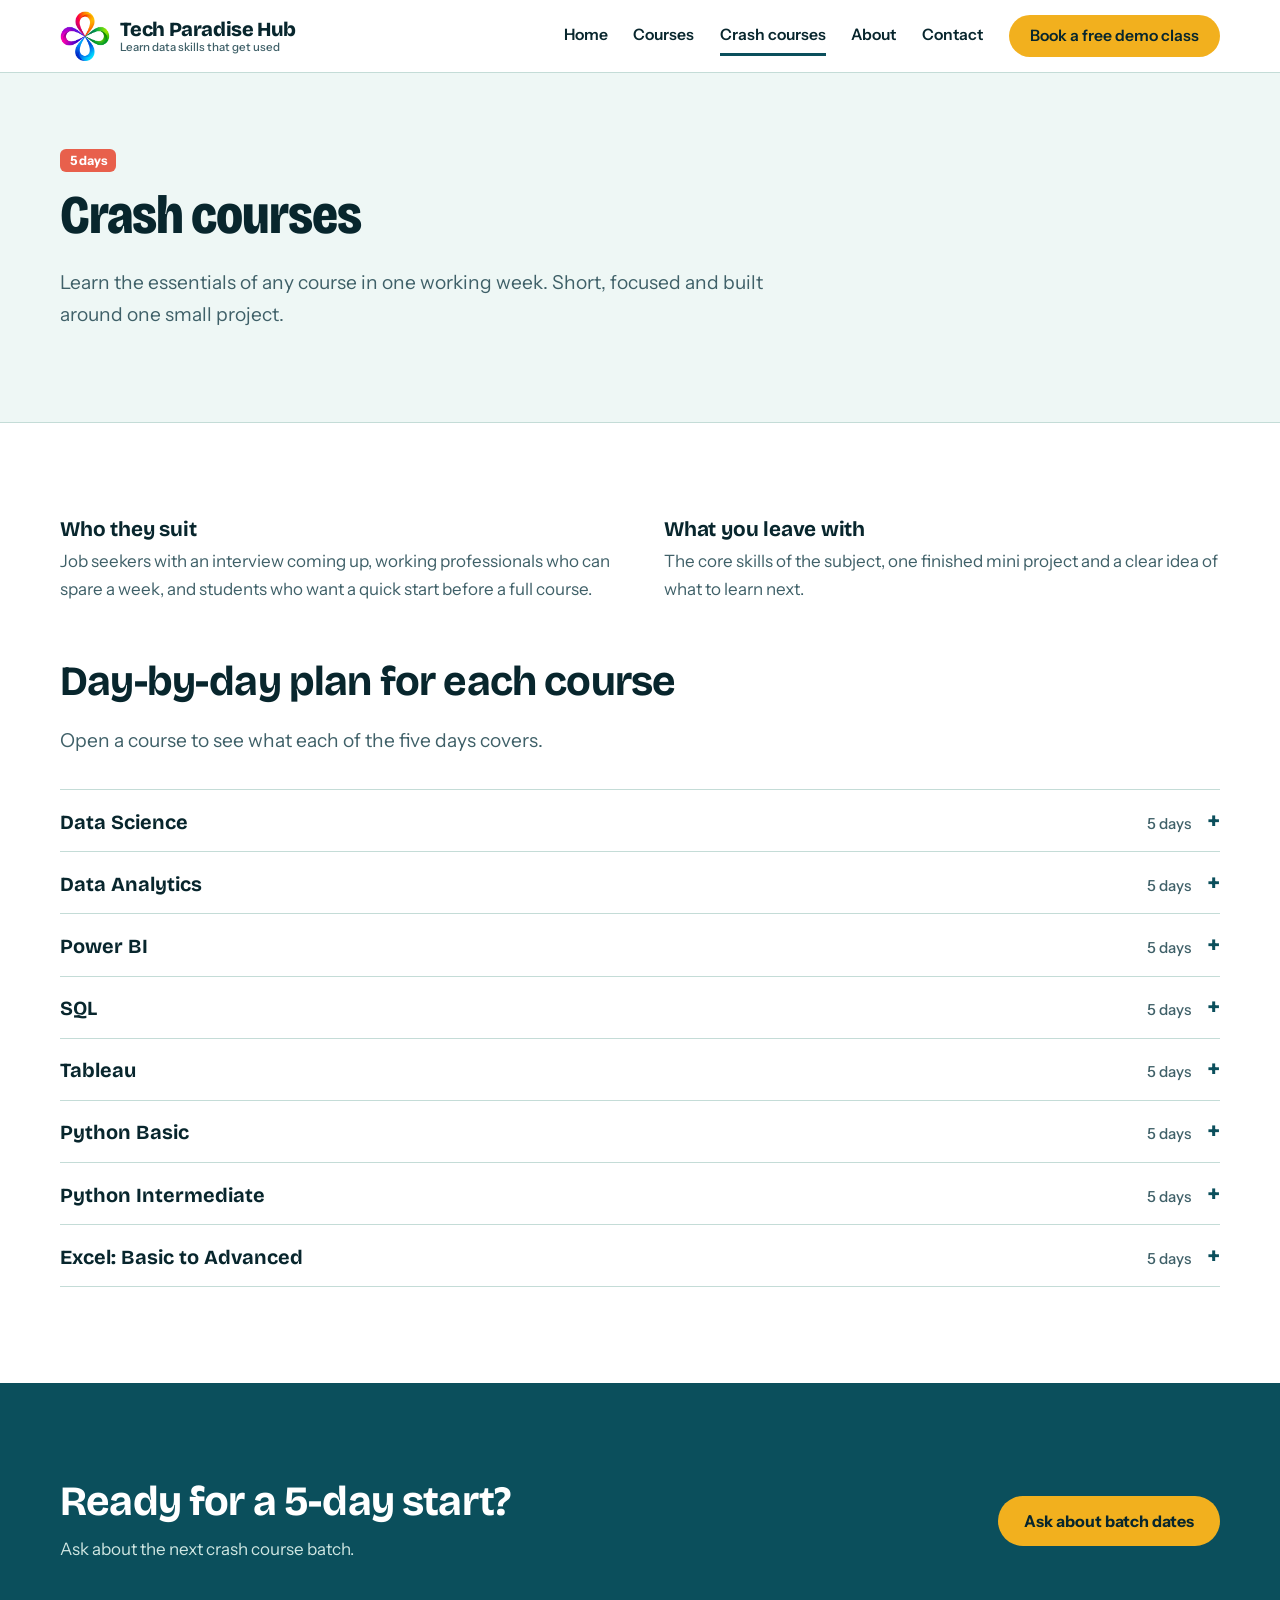
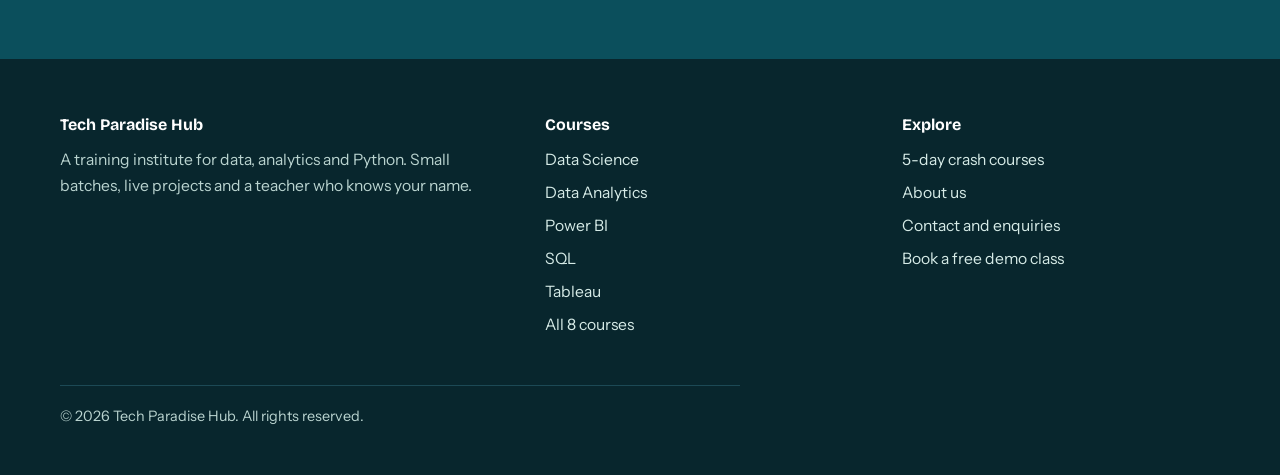
<file: crash-courses.html>
<!DOCTYPE html>
<html lang="en">
<head>
<meta charset="utf-8">
<meta name="viewport" content="width=device-width, initial-scale=1">
<title>5-Day Crash Courses | Tech Paradise Hub</title>
<meta name="description" content="Learn the essentials of data science, SQL, Power BI, Tableau, Python or Excel in five days.">
<meta name="theme-color" content="#0B4F5C">
<meta property="og:title" content="5-Day Crash Courses | Tech Paradise Hub">
<meta property="og:description" content="Learn the essentials of data science, SQL, Power BI, Tableau, Python or Excel in five days.">
<meta property="og:type" content="website">
<link rel="icon" type="image/png" href="images/favicon.png">
<link rel="apple-touch-icon" href="images/favicon.png">
<link rel="preconnect" href="https://fonts.googleapis.com">
<link rel="preconnect" href="https://fonts.gstatic.com" crossorigin>
<link href="https://fonts.googleapis.com/css2?family=Bricolage+Grotesque:opsz,wght,wdth@12..96,500..800,75..100&family=Instrument+Sans:wght@400;500;600;700&display=swap" rel="stylesheet">
<link rel="stylesheet" href="css/style.css">
<script type="application/ld+json">{"@context":"https://schema.org","@type":"EducationalOrganization","name":"Tech Paradise Hub","description":"Training institute for data science, data analytics, Power BI, SQL, Tableau, Python and Excel.","url":"https://www.YOUR-DOMAIN.com"}</script>

</head>
<body>
<a class="skip-link" href="#main">Skip to content</a>
<header class="site-header">
<div class="wrap header-row">
<a class="brand" href="index.html"><img src="images/logo-mark.webp" width="50" height="50" alt=""><span>Tech Paradise Hub<small>Learn data skills that get used</small></span></a>
<button class="nav-toggle" aria-expanded="false" aria-controls="site-nav">Menu</button>
<nav class="nav" id="site-nav" aria-label="Main">
<a href="index.html">Home</a>
<a href="courses.html">Courses</a>
<a href="crash-courses.html" aria-current="page">Crash courses</a>
<a href="about.html">About</a>
<a href="contact.html">Contact</a>
<a class="btn btn--primary" href="contact.html">Book a free demo class</a>
</nav>
</div>
</header>
<main id="main">

<section class="page-head">
<div class="wrap">
<span class="tag">5 days</span>
<h1 style="margin-top:.8rem">Crash courses</h1>
<p class="lead">Learn the essentials of any course in one working week. Short, focused and built around one small project.</p>
</div>
</section>
<section class="section">
<div class="wrap">
<div class="features" style="margin-bottom:3.5rem">
<div class="feature"><h3>Who they suit</h3><p>Job seekers with an interview coming up, working professionals who can spare a week, and students who want a quick start before a full course.</p></div>
<div class="feature"><h3>What you leave with</h3><p>The core skills of the subject, one finished mini project and a clear idea of what to learn next.</p></div>
</div>
<h2>Day-by-day plan for each course</h2>
<p class="lead" style="margin-bottom:2rem">Open a course to see what each of the five days covers.</p>
<details class="crash" id="crash-data-science">
<summary>Data Science<small>5 days</small></summary>
<ol class="timeline"><li>Data science workflow and Jupyter setup</li><li>Cleaning data with pandas</li><li>Exploring data with charts</li><li>Train and test your first model</li><li>Present one result to a non-technical audience</li></ol>
<p style="margin-top:1.2rem"><a class="btn btn--ghost" href="contact.html?course=crash-data-science">Ask about this crash course</a> &nbsp; <a href="courses.html#data-science">See the full course</a></p>
</details>
<details class="crash" id="crash-data-analytics">
<summary>Data Analytics<small>5 days</small></summary>
<ol class="timeline"><li>What analysts do and how to frame a question</li><li>Excel for cleaning and pivot tables</li><li>SQL queries for pulling data</li><li>First dashboard in Power BI or Tableau</li><li>Present your findings in five minutes</li></ol>
<p style="margin-top:1.2rem"><a class="btn btn--ghost" href="contact.html?course=crash-data-analytics">Ask about this crash course</a> &nbsp; <a href="courses.html#data-analytics">See the full course</a></p>
</details>
<details class="crash" id="crash-power-bi">
<summary>Power BI<small>5 days</small></summary>
<ol class="timeline"><li>Power BI interface and loading data</li><li>Power Query cleaning</li><li>Data model and relationships</li><li>Charts, slicers and your first DAX measures</li><li>Publish and share a report</li></ol>
<p style="margin-top:1.2rem"><a class="btn btn--ghost" href="contact.html?course=crash-power-bi">Ask about this crash course</a> &nbsp; <a href="courses.html#power-bi">See the full course</a></p>
</details>
<details class="crash" id="crash-sql">
<summary>SQL<small>5 days</small></summary>
<ol class="timeline"><li>Databases, tables and SELECT</li><li>Filtering, sorting and grouping</li><li>Joins across tables</li><li>Subqueries and CTEs</li><li>Window functions and a mini project</li></ol>
<p style="margin-top:1.2rem"><a class="btn btn--ghost" href="contact.html?course=crash-sql">Ask about this crash course</a> &nbsp; <a href="courses.html#sql">See the full course</a></p>
</details>
<details class="crash" id="crash-tableau">
<summary>Tableau<small>5 days</small></summary>
<ol class="timeline"><li>Tableau workspace and connecting data</li><li>Core charts: bar, line, map, scatter</li><li>Calculated fields and filters</li><li>Build a dashboard</li><li>Publish and present</li></ol>
<p style="margin-top:1.2rem"><a class="btn btn--ghost" href="contact.html?course=crash-tableau">Ask about this crash course</a> &nbsp; <a href="courses.html#tableau">See the full course</a></p>
</details>
<details class="crash" id="crash-python-basic">
<summary>Python Basic<small>5 days</small></summary>
<ol class="timeline"><li>Set up Python and write your first program</li><li>Variables, types and input</li><li>Conditions and loops</li><li>Lists, dictionaries and functions</li><li>Build a small command-line tool</li></ol>
<p style="margin-top:1.2rem"><a class="btn btn--ghost" href="contact.html?course=crash-python-basic">Ask about this crash course</a> &nbsp; <a href="courses.html#python-basic">See the full course</a></p>
</details>
<details class="crash" id="crash-python-intermediate">
<summary>Python Intermediate<small>5 days</small></summary>
<ol class="timeline"><li>Functions, modules and clean structure</li><li>Classes and objects</li><li>Errors and debugging</li><li>NumPy and pandas essentials</li><li>Mini project with Git</li></ol>
<p style="margin-top:1.2rem"><a class="btn btn--ghost" href="contact.html?course=crash-python-intermediate">Ask about this crash course</a> &nbsp; <a href="courses.html#python-intermediate">See the full course</a></p>
</details>
<details class="crash" id="crash-excel">
<summary>Excel: Basic to Advanced<small>5 days</small></summary>
<ol class="timeline"><li>Spreadsheet basics and shortcuts</li><li>Core formulas and lookups</li><li>Cleaning data</li><li>Pivot tables and charts</li><li>Build a one-page dashboard</li></ol>
<p style="margin-top:1.2rem"><a class="btn btn--ghost" href="contact.html?course=crash-excel">Ask about this crash course</a> &nbsp; <a href="courses.html#excel">See the full course</a></p>
</details>

</div>
</section>
<section class="section cta">
<div class="wrap">
<div><h2>Ready for a 5-day start?</h2><p>Ask about the next crash course batch.</p></div>
<a class="btn btn--primary" href="contact.html">Ask about batch dates</a>
</div>
</section>

</main>
<footer class="site-footer">
<div class="wrap">
<div class="footer-grid">
<div>
<h2>Tech Paradise Hub</h2>
<p>A training institute for data, analytics and Python. Small batches, live projects and a teacher who knows your name.</p>
</div>
<div>
<h2>Courses</h2>
<ul>
<li><a href="courses.html#data-science">Data Science</a></li><li><a href="courses.html#data-analytics">Data Analytics</a></li><li><a href="courses.html#power-bi">Power BI</a></li><li><a href="courses.html#sql">SQL</a></li><li><a href="courses.html#tableau">Tableau</a></li>
<li><a href="courses.html">All 8 courses</a></li>
</ul>
</div>
<div>
<h2>Explore</h2>
<ul>
<li><a href="crash-courses.html">5-day crash courses</a></li>
<li><a href="about.html">About us</a></li>
<li><a href="contact.html">Contact and enquiries</a></li>
<li><a href="contact.html">Book a free demo class</a></li>
</ul>
</div>
</div>
<p class="footer-bottom">&copy; <span id="year">2026</span> Tech Paradise Hub. All rights reserved.</p>
</div>
</footer>
<script src="js/main.js" defer></script>
</body>
</html>
</file>
<file: css/style.css>
/* Tech Paradise Hub — main stylesheet */
:root {
  --lagoon: #0B4F5C;
  --lagoon-dark: #073740;
  --ink: #08262D;
  --mist: #EEF7F5;
  --mist-2: #DCEEEA;
  --marigold: #F2B01E;
  --coral: #E8604C;
  --white: #FFFFFF;
  --muted: #3F6068;
  --line: #C4DCD7;
  --radius: 10px;
  --maxw: 1160px;
  --font-display: "Bricolage Grotesque", "Segoe UI", system-ui, sans-serif;
  --font-body: "Instrument Sans", "Segoe UI", system-ui, sans-serif;
  --font-mono: ui-monospace, "SFMono-Regular", Menlo, Consolas, monospace;
}

*, *::before, *::after { box-sizing: border-box; }
html { scroll-behavior: smooth; -webkit-text-size-adjust: 100%; }
body {
  margin: 0;
  font-family: var(--font-body);
  font-size: 1.0625rem;
  line-height: 1.65;
  color: var(--ink);
  background: var(--white);
}
img, svg { max-width: 100%; display: block; }
a { color: var(--lagoon); text-underline-offset: 3px; }
a:hover { color: var(--lagoon-dark); }
:focus-visible { outline: 3px solid var(--marigold); outline-offset: 3px; border-radius: 4px; }

h1, h2, h3, h4 { font-family: var(--font-display); line-height: 1.1; margin: 0 0 .5em; letter-spacing: -0.02em; color: var(--ink); }
h1 { font-size: clamp(2.4rem, 5.4vw, 4.2rem); font-weight: 800; font-stretch: 85%; }
h2 { font-size: clamp(1.8rem, 3.4vw, 2.6rem); font-weight: 700; }
h3 { font-size: 1.3rem; font-weight: 700; letter-spacing: -0.01em; }
p { margin: 0 0 1em; max-width: 68ch; }
.lead { font-size: 1.2rem; color: var(--muted); max-width: 58ch; }

.wrap { width: min(100% - 2.5rem, var(--maxw)); margin-inline: auto; }
.section { padding-block: clamp(3.5rem, 8vw, 6rem); }
.section--mist { background: var(--mist); }
.section--ink { background: var(--ink); color: #E6F2F0; }
.section--ink h2, .section--ink h3 { color: var(--white); }
.section--ink .lead { color: #B9D3CF; }
.section-head { margin-bottom: 2.5rem; }
.skip-link { position: absolute; left: -999px; top: 0; background: var(--marigold); color: var(--ink); padding: .6rem 1rem; z-index: 100; }
.skip-link:focus { left: 1rem; top: 1rem; }

/* Buttons */
.btn {
  display: inline-flex; align-items: center; justify-content: center; gap: .5rem;
  font: 700 1rem/1 var(--font-body);
  padding: .95rem 1.5rem; border-radius: 999px; border: 2px solid transparent;
  text-decoration: none; cursor: pointer; transition: background .15s, color .15s, border-color .15s;
}
.btn--primary { background: var(--marigold); color: var(--ink); }
.btn--primary:hover { background: #FFC43D; color: var(--ink); }
.btn--ghost { border-color: var(--lagoon); color: var(--lagoon); background: transparent; }
.btn--ghost:hover { background: var(--lagoon); color: var(--white); }
.btn--light { border-color: #7FB3AE; color: var(--white); }
.btn--light:hover { background: var(--white); color: var(--ink); }

/* Header */
.site-header { position: sticky; top: 0; z-index: 50; background: rgba(255,255,255,.95); backdrop-filter: blur(8px); border-bottom: 1px solid var(--line); }
.header-row { display: flex; align-items: center; justify-content: space-between; gap: 1rem; min-height: 72px; }
.brand { display: inline-flex; align-items: center; gap: .6rem; text-decoration: none; color: var(--ink); font: 800 1.25rem/1 var(--font-display); letter-spacing: -0.02em; }
.brand-mark { width: 34px; height: 34px; flex: none; }
.brand small { display: block; font: 500 .72rem/1 var(--font-body); color: var(--muted); letter-spacing: 0; margin-top: 3px; }
.nav { display: flex; align-items: center; gap: 1.6rem; }
.nav a { text-decoration: none; color: var(--ink); font-weight: 600; font-size: .98rem; padding: .35rem 0; border-bottom: 3px solid transparent; }
.nav a:hover { border-bottom-color: var(--marigold); }
.nav a[aria-current="page"] { border-bottom-color: var(--lagoon); }
.nav .btn { padding: .7rem 1.2rem; border-bottom: 2px solid transparent; }
.nav-toggle { display: none; background: none; border: 2px solid var(--line); border-radius: 8px; padding: .5rem .7rem; font: 700 .95rem var(--font-body); color: var(--ink); cursor: pointer; }

@media (max-width: 860px) {
  .nav-toggle { display: inline-block; }
  .nav { position: absolute; inset: 72px 0 auto 0; background: var(--white); flex-direction: column; align-items: stretch; gap: 0; padding: .5rem 1.25rem 1.25rem; border-bottom: 1px solid var(--line); display: none; }
  .nav.is-open { display: flex; }
  .nav a { padding: .9rem 0; border-bottom: 1px solid var(--mist-2); }
  .nav .btn { margin-top: .8rem; }
}

/* Hero */
.hero { background: var(--mist); padding-block: clamp(3rem, 7vw, 5.5rem); overflow: hidden; }
.hero-grid { display: grid; grid-template-columns: 1.05fr .95fr; gap: clamp(2rem, 5vw, 4rem); align-items: center; }
.hero h1 { margin-bottom: .45em; }
.hero .lead { margin-bottom: 1.8rem; }
.hero-cta { display: flex; flex-wrap: wrap; gap: .8rem; }
.hero-note { margin-top: 1.4rem; font-size: .95rem; color: var(--muted); }
@media (max-width: 900px) { .hero-grid { grid-template-columns: 1fr; } }

/* Query panel */
.query { background: var(--ink); color: #D6EBE7; border-radius: 14px; box-shadow: 0 24px 50px -24px rgba(8,38,45,.6); overflow: hidden; }
.query-bar { display: flex; align-items: center; gap: .5rem; padding: .7rem 1rem; background: #0D3640; font: 600 .82rem var(--font-body); color: #9CC3BD; }
.query-bar i { width: 10px; height: 10px; border-radius: 50%; background: #2C5D68; }
.query-bar span { margin-left: .5rem; }
.query-goals { display: flex; flex-wrap: wrap; gap: .5rem; padding: 1rem 1rem .4rem; }
.goal { font: 600 .88rem var(--font-body); background: transparent; color: #CFE6E2; border: 1.5px solid #2C5D68; border-radius: 999px; padding: .45rem .9rem; cursor: pointer; transition: background .15s, color .15s, border-color .15s; }
.goal:hover { border-color: var(--marigold); }
.goal[aria-pressed="true"] { background: var(--marigold); border-color: var(--marigold); color: var(--ink); }
.query-code { margin: 0; padding: .8rem 1.1rem 1rem; font: 500 .95rem/1.7 var(--font-mono); min-height: 7.4em; white-space: pre-wrap; word-break: break-word; }
.kw { color: var(--marigold); }
.str { color: #8EE0C6; }
.caret { display: inline-block; width: .55ch; height: 1.1em; background: var(--marigold); vertical-align: -0.18em; margin-left: 1px; animation: blink 1s steps(2) infinite; }
@keyframes blink { 50% { opacity: 0; } }
.query-result { border-top: 1px solid #1C4955; padding: .9rem 1.1rem 1.2rem; min-height: 11.5rem; }
.query-result h2 { font: 600 .82rem var(--font-body); letter-spacing: 0; color: #8FB8B2; margin-bottom: .6rem; }
.query-result ul { list-style: none; margin: 0; padding: 0; }
.query-result li { display: flex; justify-content: space-between; gap: 1rem; padding: .45rem 0; border-bottom: 1px dashed #1C4955; font-size: .98rem; }
.query-result li span:last-child { color: #8FB8B2; font-size: .88rem; white-space: nowrap; }
.query-result a { color: var(--white); text-decoration: none; font-weight: 600; }
.query-result a:hover { color: var(--marigold); }

/* Paths */
.paths { display: grid; grid-template-columns: repeat(3, 1fr); gap: 0; border-top: 2px solid var(--ink); }
.path { padding: 1.6rem 1.6rem 1.8rem 0; }
.path + .path { padding-left: 1.6rem; border-left: 1px solid var(--line); }
.path p { color: var(--muted); }
.path ul { margin: 0; padding-left: 1.1rem; }
@media (max-width: 800px) {
  .paths { grid-template-columns: 1fr; }
  .path, .path + .path { padding: 1.4rem 0; border-left: 0; border-bottom: 1px solid var(--line); }
}

/* Course rows */
.course-list { border-top: 2px solid var(--ink); }
.course-row { display: grid; grid-template-columns: 6px 1.2fr 2fr auto; gap: 1.4rem; align-items: center; padding: 1.3rem 0; border-bottom: 1px solid var(--line); text-decoration: none; color: inherit; }
.course-row .bar { align-self: stretch; border-radius: 3px; background: var(--lagoon); }
.course-row[data-track="programming"] .bar { background: var(--marigold); }
.course-row[data-track="bi"] .bar { background: #2E9C8F; }
.course-row h3 { margin: 0; }
.course-row .level { display: block; font-size: .88rem; color: var(--muted); font-weight: 500; margin-top: .2rem; }
.course-row p { margin: 0; color: var(--muted); font-size: 1rem; }
.course-row .go { font-weight: 700; color: var(--lagoon); white-space: nowrap; }
a.course-row:hover { background: var(--mist); }
@media (max-width: 760px) {
  .course-row { grid-template-columns: 6px 1fr; }
  .course-row p, .course-row .go { grid-column: 2; }
}

/* Course detail (courses page) */
.filters { display: flex; flex-wrap: wrap; gap: .6rem; margin-bottom: 2rem; }
.chip { font: 600 .95rem var(--font-body); padding: .55rem 1.1rem; border-radius: 999px; border: 2px solid var(--line); background: var(--white); color: var(--ink); cursor: pointer; }
.chip:hover { border-color: var(--lagoon); }
.chip[aria-pressed="true"] { background: var(--lagoon); border-color: var(--lagoon); color: var(--white); }
.course-detail { padding: 2rem 0; border-top: 1px solid var(--line); display: grid; grid-template-columns: 1fr 1.4fr; gap: 2rem 3rem; scroll-margin-top: 90px; }
.course-detail[hidden] { display: none; }
.meta { list-style: none; padding: 0; margin: 1.2rem 0 0; font-size: .98rem; }
.meta li { display: flex; gap: .8rem; padding: .35rem 0; border-bottom: 1px dashed var(--line); }
.meta b { min-width: 6.5rem; color: var(--muted); font-weight: 600; }
.learn { margin: 0 0 1.2rem; padding-left: 1.2rem; }
.learn li { margin-bottom: .4rem; }
.tag { display: inline-block; font: 700 .8rem var(--font-body); background: var(--coral); color: var(--white); padding: .25rem .6rem; border-radius: 6px; }
@media (max-width: 800px) { .course-detail { grid-template-columns: 1fr; } }

/* Crash band + crash details */
.crash-band { display: grid; grid-template-columns: 1fr 1fr; gap: 3rem; align-items: center; }
.days { display: grid; grid-template-columns: repeat(5, 1fr); gap: .5rem; }
.day { background: #0F3B46; border-radius: 8px; padding: 1rem .8rem; text-align: center; font: 700 1.05rem var(--font-display); }
.day small { display: block; font: 500 .8rem var(--font-body); color: #9CC3BD; margin-top: .2rem; }
.day:last-child { background: var(--marigold); color: var(--ink); }
.day:last-child small { color: var(--ink); }
@media (max-width: 800px) { .crash-band { grid-template-columns: 1fr; } .days { grid-template-columns: repeat(5, 1fr); } }

details.crash { border-top: 1px solid var(--line); padding: 1.1rem 0; }
details.crash:last-of-type { border-bottom: 1px solid var(--line); }
details.crash summary { cursor: pointer; display: flex; justify-content: space-between; gap: 1rem; align-items: baseline; list-style: none; font: 700 1.25rem var(--font-display); }
details.crash summary::-webkit-details-marker { display: none; }
details.crash summary::after { content: "+"; font-size: 1.6rem; color: var(--lagoon); line-height: 1; }
details.crash[open] summary::after { content: "–"; }
details.crash summary small { font: 500 .95rem var(--font-body); color: var(--muted); margin-left: auto; }
.timeline { list-style: none; counter-reset: d; margin: 1.2rem 0 0; padding: 0; display: grid; gap: .8rem; }
.timeline li { counter-increment: d; display: grid; grid-template-columns: 4.5rem 1fr; gap: 1rem; align-items: baseline; }
.timeline li::before { content: "Day " counter(d); font: 700 .95rem var(--font-display); color: var(--lagoon); }

/* Feature list */
.features { display: grid; grid-template-columns: repeat(2, 1fr); gap: 2.2rem 3rem; }
.feature h3 { margin-bottom: .3rem; }
.feature p { margin: 0; color: #B9D3CF; }
.section:not(.section--ink) .feature p { color: var(--muted); }
@media (max-width: 760px) { .features { grid-template-columns: 1fr; } }

/* FAQ */
.faq details { border-top: 1px solid var(--line); padding: 1rem 0; }
.faq details:last-child { border-bottom: 1px solid var(--line); }
.faq summary { cursor: pointer; font: 700 1.1rem var(--font-display); }
.faq p { margin: .7rem 0 0; color: var(--muted); }

/* CTA band */
.cta { background: var(--lagoon); color: var(--white); text-align: left; }
.cta .wrap { display: flex; flex-wrap: wrap; align-items: center; justify-content: space-between; gap: 1.5rem; }
.cta h2 { color: var(--white); margin: 0; max-width: 20ch; }
.cta p { margin: .6rem 0 0; color: #CFE6E2; }

/* Page header */
.page-head { background: var(--mist); padding-block: clamp(2.8rem, 6vw, 4.5rem); border-bottom: 1px solid var(--line); }
.page-head h1 { font-size: clamp(2.2rem, 4.6vw, 3.4rem); margin-bottom: .4em; }

/* Contact */
.contact-grid { display: grid; grid-template-columns: 1.3fr .9fr; gap: clamp(2rem, 5vw, 4rem); }
@media (max-width: 860px) { .contact-grid { grid-template-columns: 1fr; } }
.form-row { display: grid; grid-template-columns: 1fr 1fr; gap: 1rem; }
@media (max-width: 560px) { .form-row { grid-template-columns: 1fr; } }
.field { margin-bottom: 1.1rem; }
label { display: block; font-weight: 700; margin-bottom: .35rem; font-size: .98rem; }
.opt { font-weight: 500; color: var(--muted); }
input[type=text], input[type=email], input[type=tel], select, textarea {
  width: 100%; font: inherit; padding: .8rem .9rem; border: 2px solid var(--line); border-radius: 8px; background: var(--white); color: var(--ink);
}
textarea { min-height: 150px; resize: vertical; }
input:focus, select:focus, textarea:focus { outline: none; border-color: var(--lagoon); box-shadow: 0 0 0 3px rgba(242,176,30,.45); }
.field.has-error input, .field.has-error select, .field.has-error textarea { border-color: var(--coral); }
.error-msg { color: #B23A28; font-size: .9rem; margin-top: .3rem; min-height: 1.2em; }
.check { display: flex; gap: .7rem; align-items: flex-start; font-weight: 500; }
.check input { margin-top: .35rem; width: 1.1rem; height: 1.1rem; accent-color: var(--lagoon); }
.hp { position: absolute; left: -9999px; height: 0; width: 0; overflow: hidden; }
.form-status { margin-top: 1rem; padding: .9rem 1.1rem; border-radius: 8px; font-weight: 600; display: none; }
.form-status.is-ok { display: block; background: #DDF3E6; color: #0F5132; }
.form-status.is-err { display: block; background: #FBE3DE; color: #8A2A1B; }
.btn[disabled] { opacity: .6; cursor: progress; }
.info-list { list-style: none; margin: 0; padding: 0; border-top: 2px solid var(--ink); }
.info-list li { padding: 1rem 0; border-bottom: 1px solid var(--line); }
.info-list b { display: block; font-family: var(--font-display); }

/* Footer */
.site-footer { background: var(--ink); color: #B9D3CF; padding-block: 3.5rem 2rem; font-size: .98rem; }
.footer-grid { display: grid; grid-template-columns: 1.4fr 1fr 1fr; gap: 2.5rem; }
.site-footer h2 { font: 700 1rem var(--font-display); color: var(--white); letter-spacing: 0; margin-bottom: .8rem; }
.site-footer ul { list-style: none; margin: 0; padding: 0; }
.site-footer li { margin-bottom: .45rem; }
.site-footer a { color: #D6EBE7; text-decoration: none; }
.site-footer a:hover { color: var(--marigold); text-decoration: underline; }
.footer-bottom { margin-top: 2.5rem; padding-top: 1.2rem; border-top: 1px solid #1C4955; font-size: .9rem; }
@media (max-width: 760px) { .footer-grid { grid-template-columns: 1fr; } }

@media (prefers-reduced-motion: reduce) {
  html { scroll-behavior: auto; }
  .caret { animation: none; }
  * { transition: none !important; }
}
</file>
